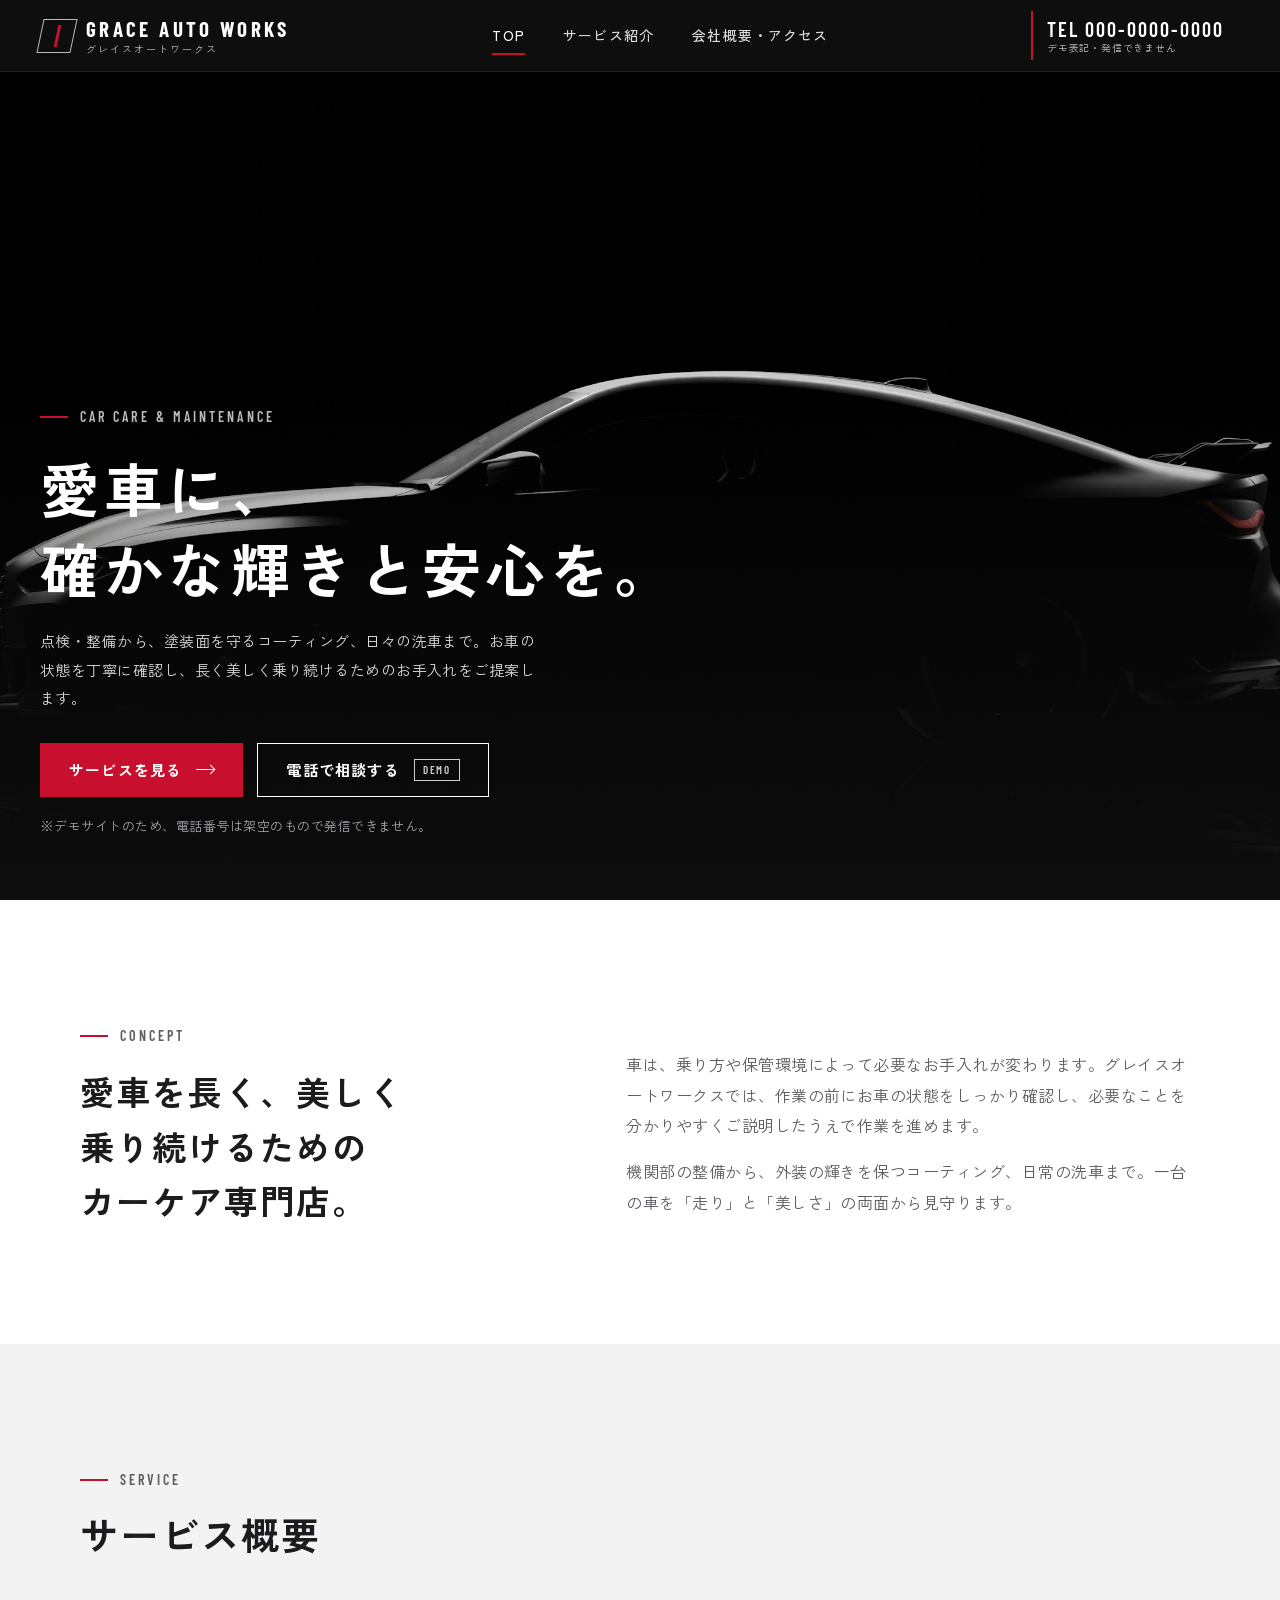
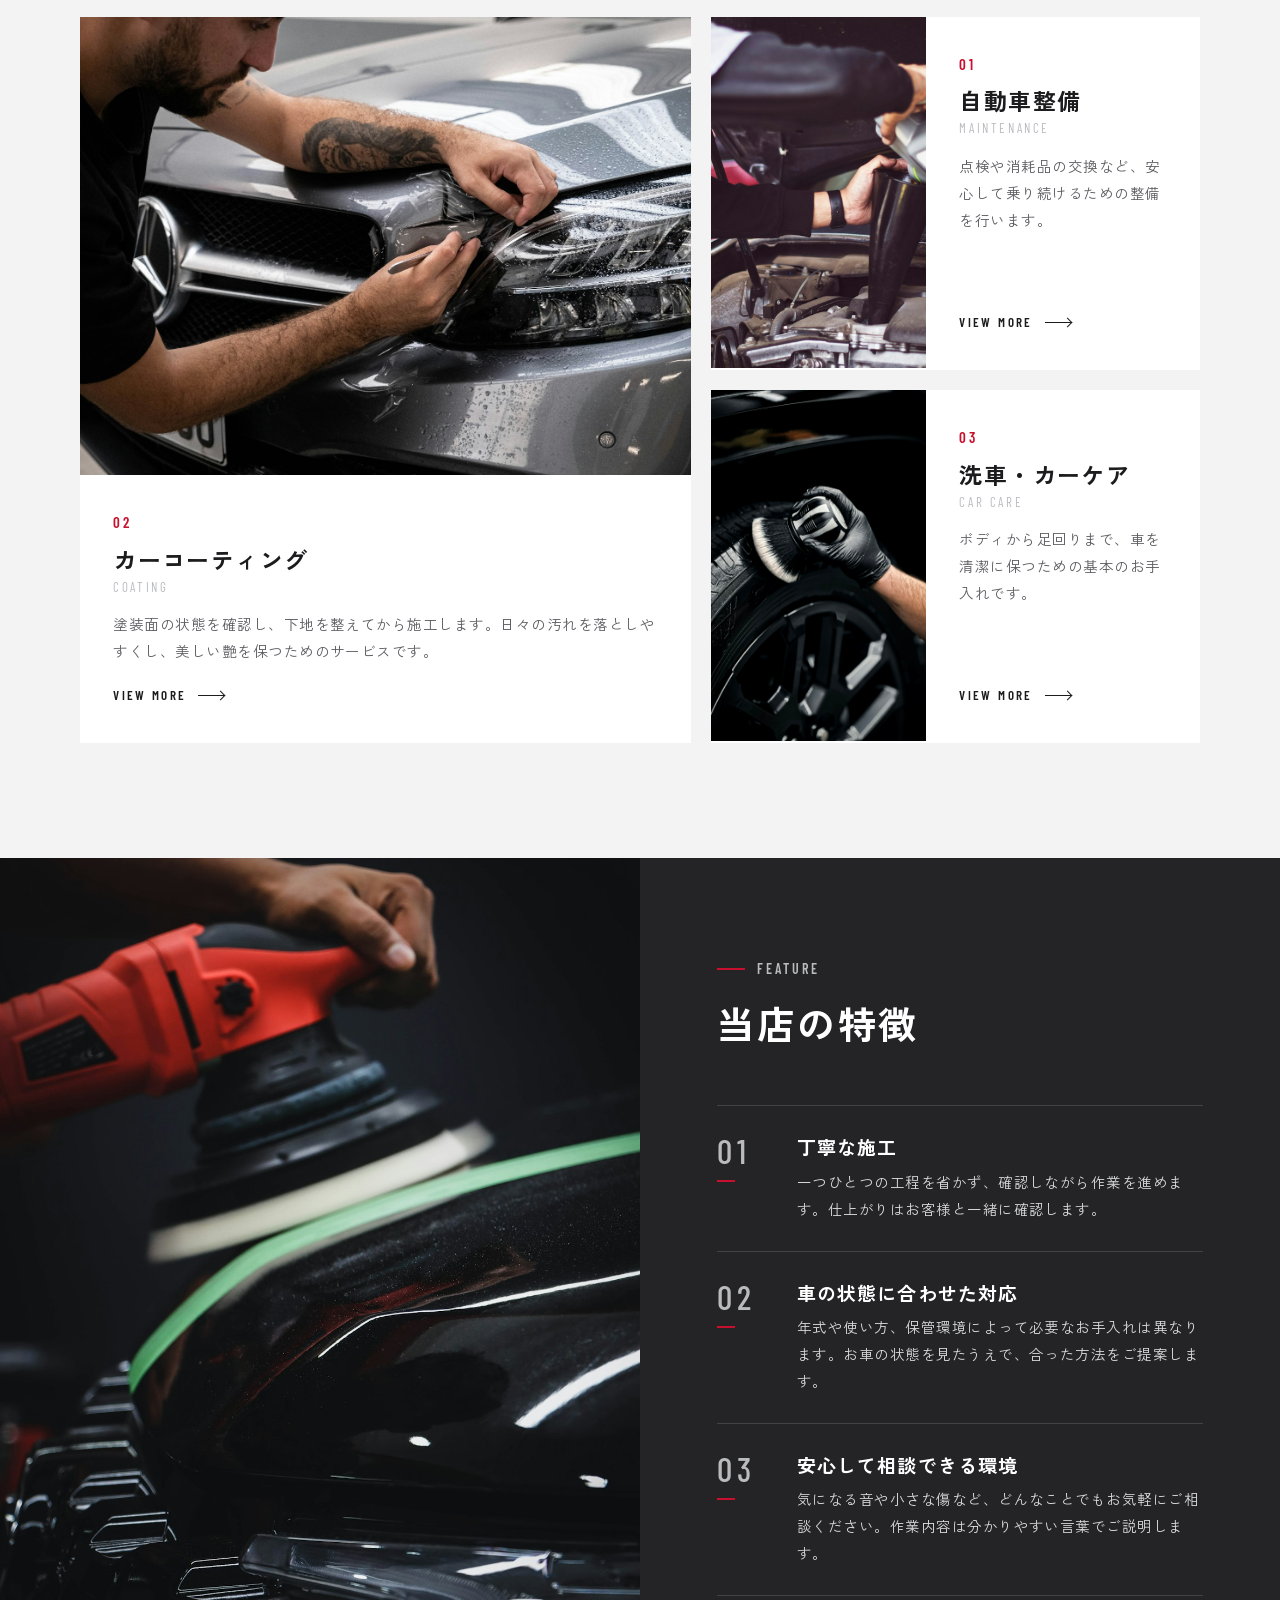
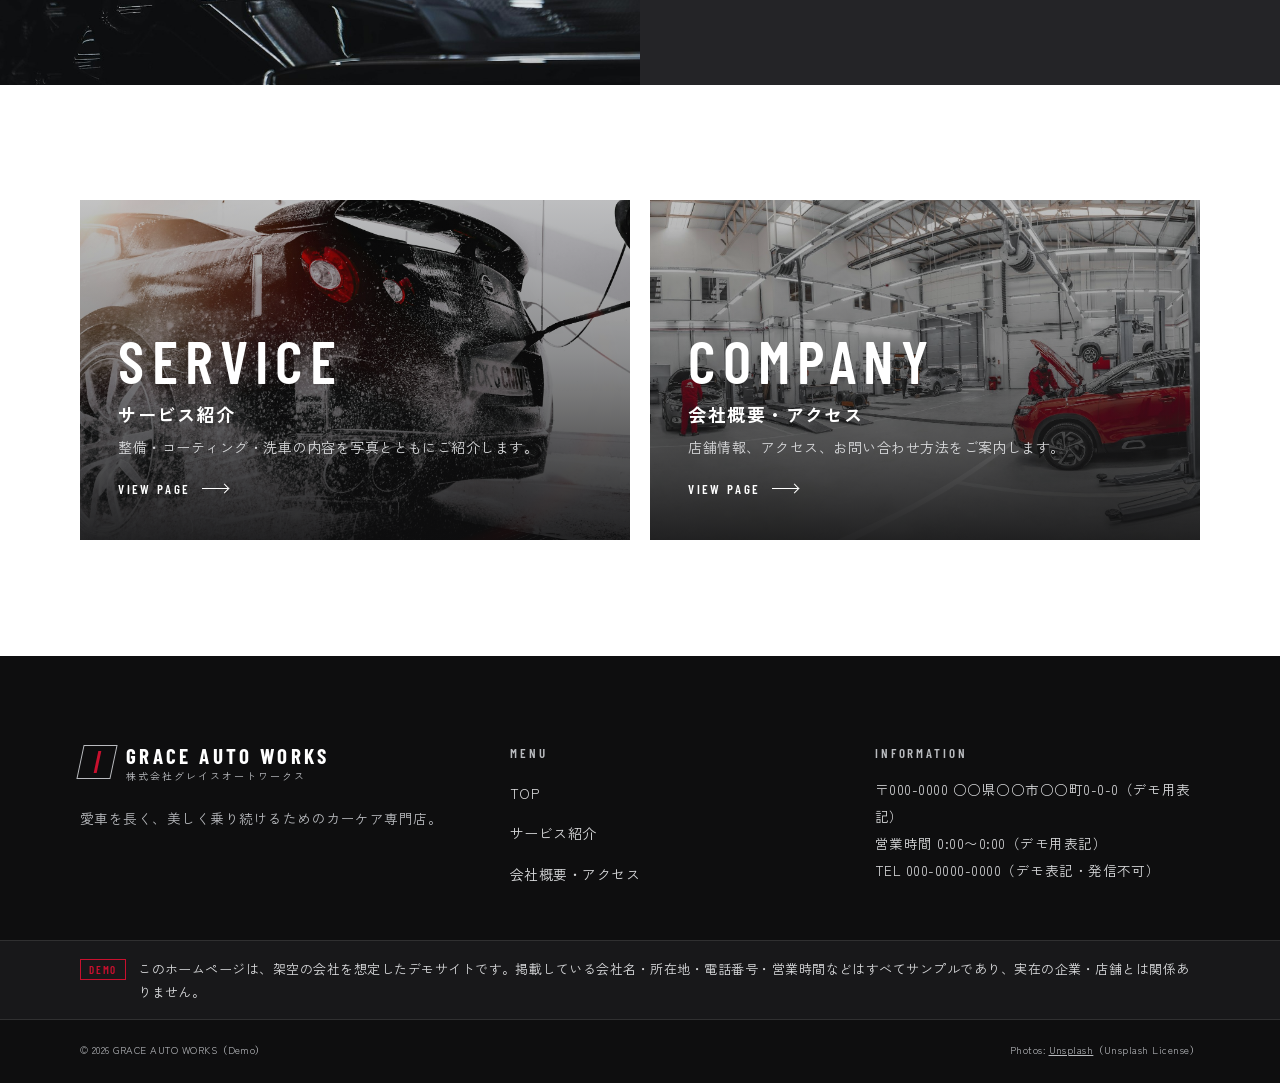
<file: index.html>
<!DOCTYPE html>
<html lang="ja">
<head>
<meta charset="UTF-8">
<meta name="viewport" content="width=device-width, initial-scale=1">
<title>株式会社グレイスオートワークス｜自動車整備・カーコーティング（デモサイト）</title>
<meta name="description" content="愛車を長く、美しく乗り続けるためのカーケア専門店。自動車整備・カーコーティング・洗車／カーケアをご案内します。※架空の会社を想定したデモサイトです。">
<!-- デモサイトのため検索エンジンに登録しない設定。実運用時はこの行を削除してください -->
<meta name="robots" content="noindex, nofollow">
<meta property="og:type" content="website">
<meta property="og:title" content="株式会社グレイスオートワークス（デモサイト）">
<meta property="og:description" content="愛車に、確かな輝きと安心を。自動車整備・カーコーティングのデモサイトです。">
<meta property="og:image" content="images/ga-hero.jpg">
<meta name="theme-color" content="#0e0e0f">
<link rel="icon" href="images/favicon.svg" type="image/svg+xml">
<link rel="preconnect" href="https://fonts.googleapis.com">
<link rel="preconnect" href="https://fonts.gstatic.com" crossorigin>
<link href="https://fonts.googleapis.com/css2?family=Barlow+Condensed:wght@500;600;700&family=Zen+Kaku+Gothic+New:wght@400;500;700&display=swap" rel="stylesheet">
<link rel="stylesheet" href="css/style.css">
</head>
<body id="top">
<a class="skip-link" href="#main">本文へスキップ</a>

<header class="site-header">
  <div class="header-inner">
    <a class="logo" href="index.html#top" aria-label="グレイスオートワークス TOPへ">
      <span class="logo-mark" aria-hidden="true"></span>
      <span class="logo-text"><span class="en">GRACE AUTO WORKS</span><small>グレイスオートワークス</small></span>
    </a>
    <nav class="global-nav" id="global-nav" aria-label="メインメニュー">
      <ul>
        <li><a href="index.html#top" aria-current="page">TOP</a></li>
        <li><a href="service.html">サービス紹介</a></li>
        <li><a href="company.html">会社概要・アクセス</a></li>
      </ul>
      <a class="nav-tel-sp" href="company.html">
        <span class="num">000-0000-0000</span>
        <small>デモ用の番号です（発信できません）</small>
      </a>
    </nav>
    <a class="header-tel" href="company.html">
      <span class="num">TEL 000-0000-0000</span>
      <small>デモ表記・発信できません</small>
    </a>
    <button class="menu-toggle" type="button" aria-controls="global-nav" aria-expanded="false" aria-label="メニューを開く">
      <span></span><span></span><span></span>
    </button>
  </div>
</header>

<main id="main">

  <!-- メインビジュアル -->
  <section class="hero" aria-label="メインビジュアル">
    <div class="hero-media">
      <img src="images/ga-hero.jpg" width="2400" height="1350" alt="暗い背景に浮かぶ黒いスポーツカーのシルエット" fetchpriority="high">
    </div>
    <div class="hero-body">
      <div class="hero-copy">
        <span class="eyebrow">Car Care &amp; Maintenance</span>
        <h1>愛車に、<br>確かな輝きと安心を。</h1>
        <p class="hero-lead">点検・整備から、塗装面を守るコーティング、日々の洗車まで。お車の状態を丁寧に確認し、長く美しく乗り続けるためのお手入れをご提案します。</p>
        <div class="hero-actions">
          <a class="btn btn-red" href="service.html">サービスを見る<span class="arrow" aria-hidden="true"></span></a>
          <a class="btn btn-line" href="company.html">電話で相談する <span class="demo-tag">DEMO</span></a>
          <p class="note">※デモサイトのため、電話番号は架空のもので発信できません。</p>
        </div>
      </div>
    </div>
  </section>

  <!-- コンセプト -->
  <section class="concept">
    <div class="wrap concept-grid">
      <div>
        <span class="eyebrow">Concept</span>
        <h2>愛車を長く、美しく<br>乗り続けるための<br>カーケア専門店。</h2>
      </div>
      <div class="concept-text">
        <p>車は、乗り方や保管環境によって必要なお手入れが変わります。グレイスオートワークスでは、作業の前にお車の状態をしっかり確認し、必要なことを分かりやすくご説明したうえで作業を進めます。</p>
        <p>機関部の整備から、外装の輝きを保つコーティング、日常の洗車まで。一台の車を「走り」と「美しさ」の両面から見守ります。</p>
      </div>
    </div>
  </section>

  <!-- サービス概要 -->
  <section class="services" aria-labelledby="svc-title">
    <div class="wrap">
      <div class="sec-head">
        <span class="eyebrow">Service</span>
        <h2 id="svc-title">サービス概要</h2>
      </div>
      <div class="svc-grid">
        <a class="svc-card is-main" href="service.html">
          <div class="svc-img"><img src="images/ga-wax.jpg" width="1600" height="1067" alt="車のフロント周りを丁寧に施工する作業風景" loading="lazy"></div>
          <div class="svc-body">
            <span class="svc-num">02</span>
            <h3>カーコーティング</h3>
            <span class="en-sub">Coating</span>
            <p>塗装面の状態を確認し、下地を整えてから施工します。日々の汚れを落としやすくし、美しい艶を保つためのサービスです。</p>
            <span class="svc-more">VIEW MORE<span class="arrow" aria-hidden="true"></span></span>
          </div>
        </a>
        <a class="svc-card" href="service.html">
          <div class="svc-img"><img src="images/ga-oil.jpg" width="1600" height="1067" alt="エンジンルームでのオイル交換作業" loading="lazy"></div>
          <div class="svc-body">
            <span class="svc-num">01</span>
            <h3>自動車整備</h3>
            <span class="en-sub">Maintenance</span>
            <p>点検や消耗品の交換など、安心して乗り続けるための整備を行います。</p>
            <span class="svc-more">VIEW MORE<span class="arrow" aria-hidden="true"></span></span>
          </div>
        </a>
        <a class="svc-card" href="service.html">
          <div class="svc-img"><img src="images/ga-tire.jpg" width="1200" height="1600" alt="ブラシでタイヤを洗浄する様子" loading="lazy"></div>
          <div class="svc-body">
            <span class="svc-num">03</span>
            <h3>洗車・カーケア</h3>
            <span class="en-sub">Car Care</span>
            <p>ボディから足回りまで、車を清潔に保つための基本のお手入れです。</p>
            <span class="svc-more">VIEW MORE<span class="arrow" aria-hidden="true"></span></span>
          </div>
        </a>
      </div>
    </div>
  </section>

  <!-- 当店の特徴 -->
  <section class="features on-dark" aria-labelledby="feature-title">
    <div class="features-media">
      <img src="images/ga-polisher.jpg" width="1200" height="1500" alt="ポリッシャーで黒い塗装面を磨く作業" loading="lazy">
    </div>
    <div class="features-body">
      <div class="sec-head">
        <span class="eyebrow">Feature</span>
        <h2 id="feature-title">当店の特徴</h2>
      </div>
      <ol class="feature-list">
        <li>
          <span class="num en">01</span>
          <div>
            <h3>丁寧な施工</h3>
            <p>一つひとつの工程を省かず、確認しながら作業を進めます。仕上がりはお客様と一緒に確認します。</p>
          </div>
        </li>
        <li>
          <span class="num en">02</span>
          <div>
            <h3>車の状態に合わせた対応</h3>
            <p>年式や使い方、保管環境によって必要なお手入れは異なります。お車の状態を見たうえで、合った方法をご提案します。</p>
          </div>
        </li>
        <li>
          <span class="num en">03</span>
          <div>
            <h3>安心して相談できる環境</h3>
            <p>気になる音や小さな傷など、どんなことでもお気軽にご相談ください。作業内容は分かりやすい言葉でご説明します。</p>
          </div>
        </li>
      </ol>
    </div>
  </section>

  <!-- ページ案内 -->
  <section class="guide" aria-label="ページのご案内">
    <div class="wrap guide-grid">
      <a class="guide-card" href="service.html">
        <img src="images/ga-wash.jpg" width="2000" height="1125" alt="水しぶきを上げて洗車される黒い車" loading="lazy">
        <div class="guide-inner">
          <span class="en-big">SERVICE</span>
          <h3>サービス紹介</h3>
          <p>整備・コーティング・洗車の内容を写真とともにご紹介します。</p>
          <span class="svc-more">VIEW PAGE<span class="arrow" aria-hidden="true"></span></span>
        </div>
      </a>
      <a class="guide-card" href="company.html">
        <img src="images/ga-workshop.jpg" width="2000" height="1009" alt="明るく清潔な整備工場の内観" loading="lazy">
        <div class="guide-inner">
          <span class="en-big">COMPANY</span>
          <h3>会社概要・アクセス</h3>
          <p>店舗情報、アクセス、お問い合わせ方法をご案内します。</p>
          <span class="svc-more">VIEW PAGE<span class="arrow" aria-hidden="true"></span></span>
        </div>
      </a>
    </div>
  </section>

</main>

<footer class="site-footer">
  <div class="wrap footer-main">
    <div class="footer-brand">
      <a class="logo" href="index.html#top" aria-label="グレイスオートワークス TOPへ">
        <span class="logo-mark" aria-hidden="true"></span>
        <span class="logo-text"><span class="en">GRACE AUTO WORKS</span><small>株式会社グレイスオートワークス</small></span>
      </a>
      <p>愛車を長く、美しく乗り続けるためのカーケア専門店。</p>
    </div>
    <nav class="footer-nav" aria-label="フッターメニュー">
      <h2>MENU</h2>
      <ul>
        <li><a href="index.html#top">TOP</a></li>
        <li><a href="service.html">サービス紹介</a></li>
        <li><a href="company.html">会社概要・アクセス</a></li>
      </ul>
    </nav>
    <div class="footer-info">
      <h2>INFORMATION</h2>
      <p>〒000-0000 ○○県○○市○○町0-0-0（デモ用表記）</p>
      <p>営業時間 0:00〜0:00（デモ用表記）</p>
      <p>TEL 000-0000-0000（デモ表記・発信不可）</p>
    </div>
  </div>
  <div class="demo-notice">
    <div class="wrap">
      <p><span class="demo-tag">DEMO</span><span>このホームページは、架空の会社を想定したデモサイトです。掲載している会社名・所在地・電話番号・営業時間などはすべてサンプルであり、実在の企業・店舗とは関係ありません。</span></p>
    </div>
  </div>
  <div class="wrap footer-bottom">
    <small>&copy; <span id="year">2026</span> GRACE AUTO WORKS（Demo）</small>
    <small>Photos: <a href="https://unsplash.com/" target="_blank" rel="noopener">Unsplash</a>（Unsplash License）</small>
  </div>
</footer>

<script src="js/main.js"></script>
</body>
</html>
</file>
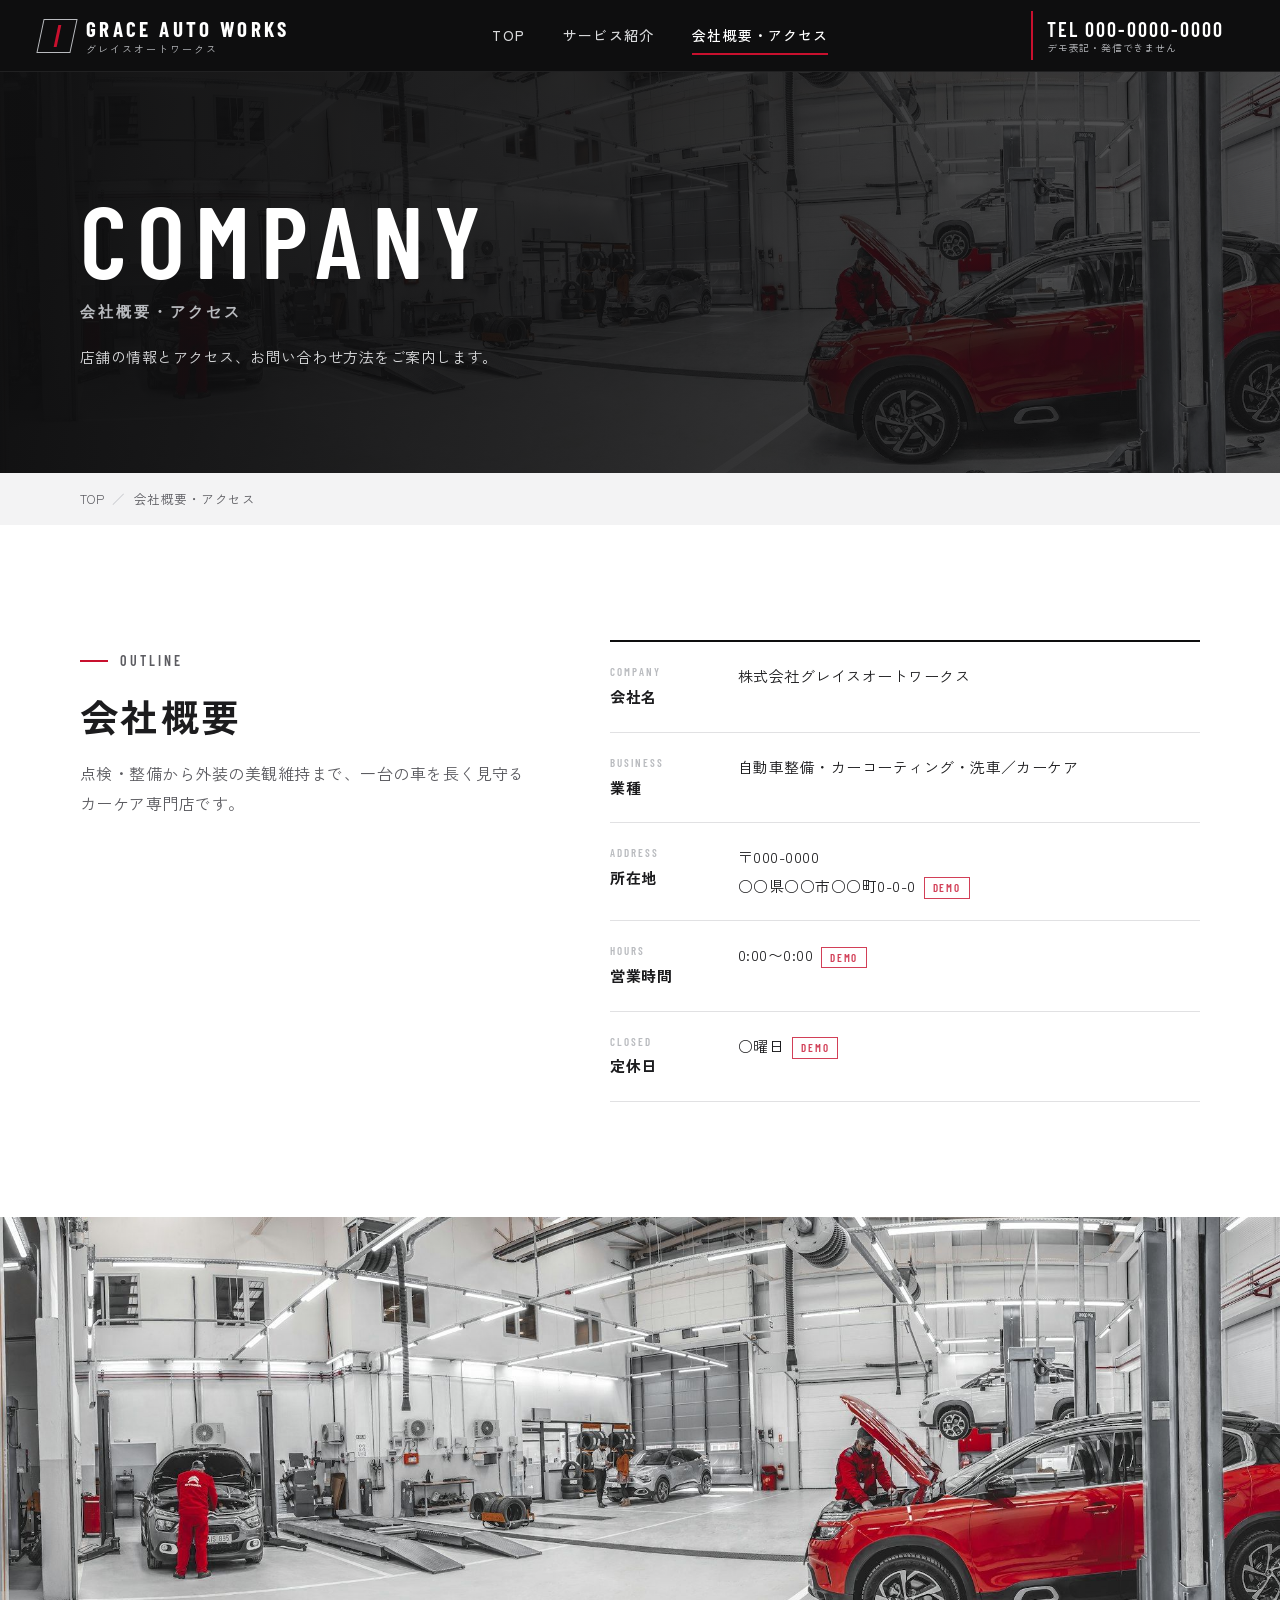
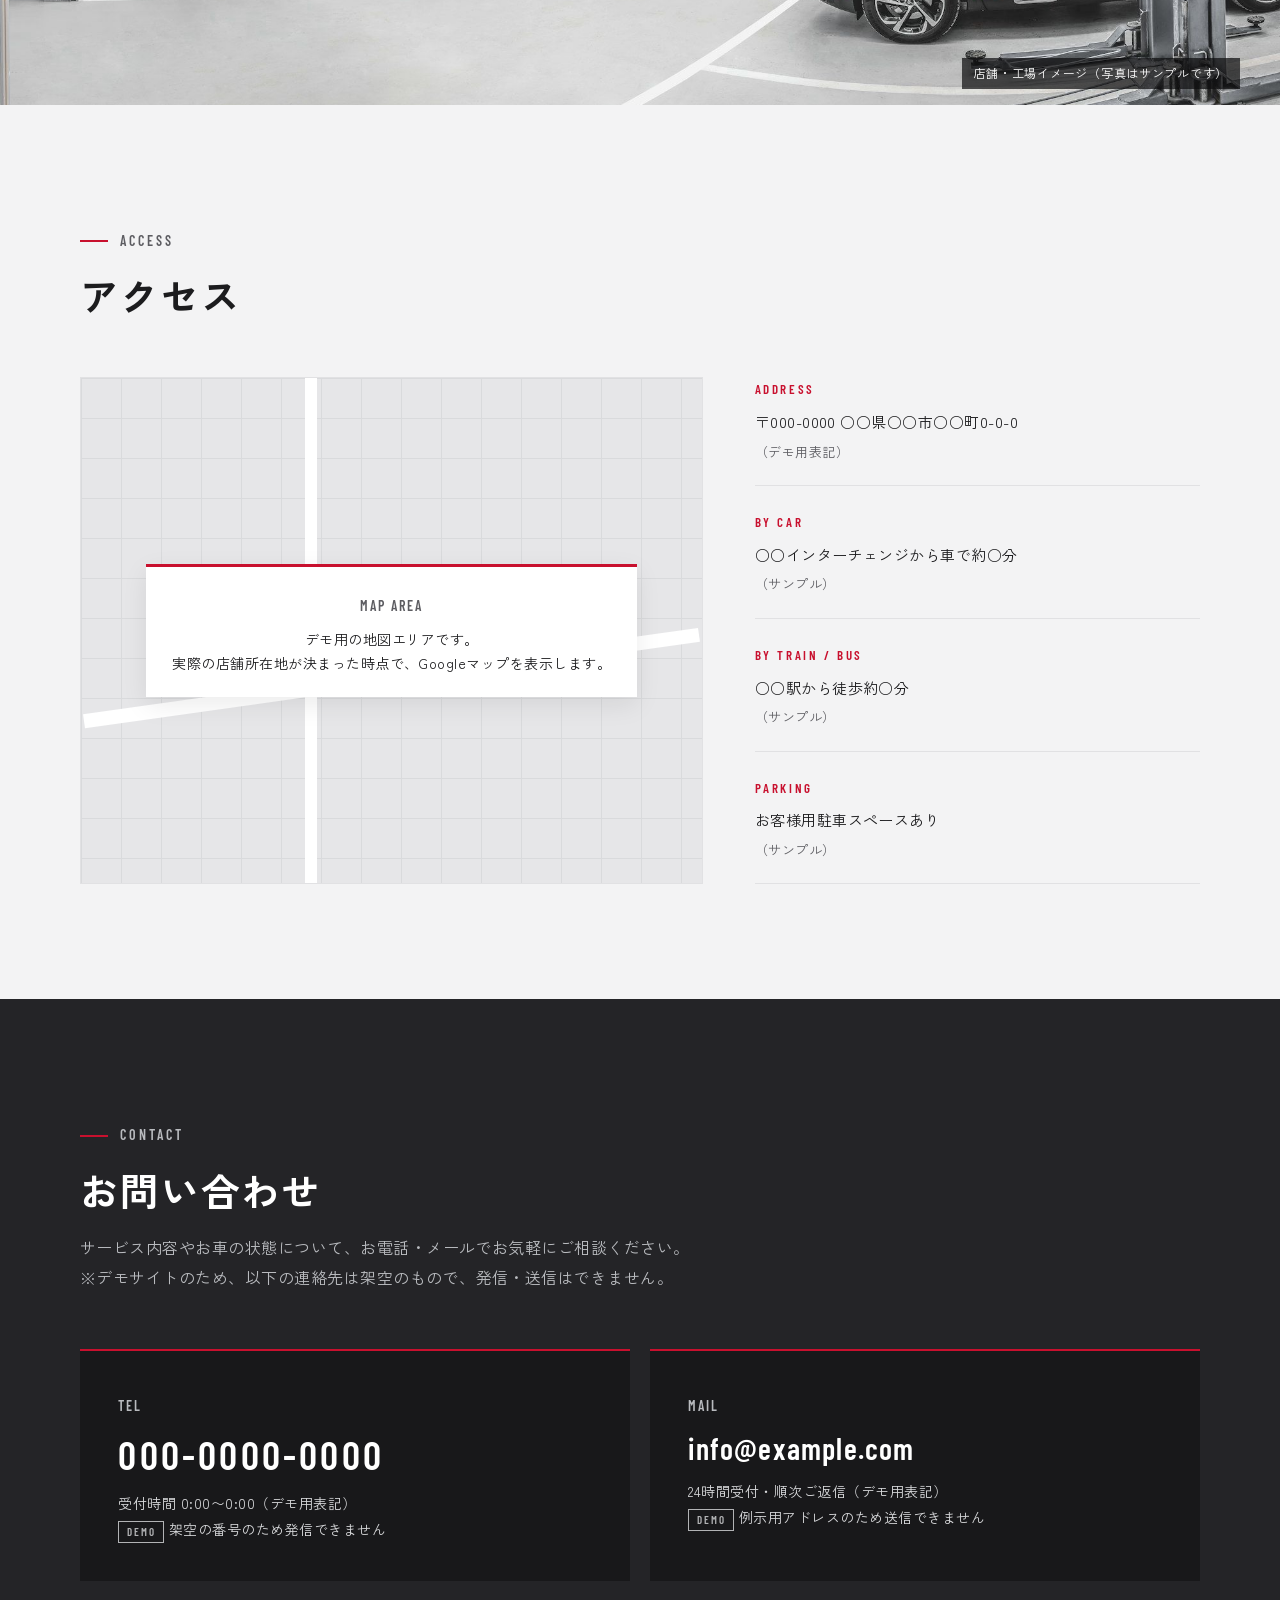
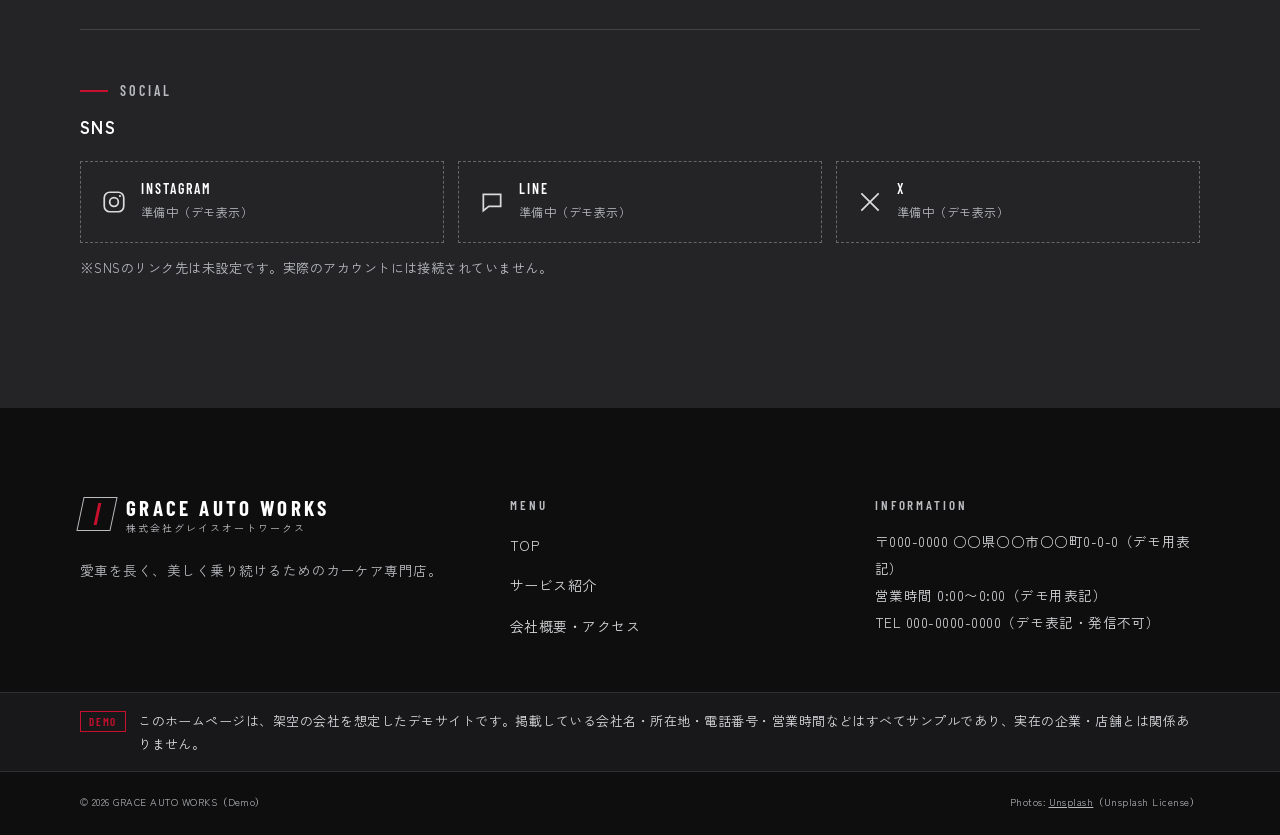
<file: company.html>
<!DOCTYPE html>
<html lang="ja">
<head>
<meta charset="UTF-8">
<meta name="viewport" content="width=device-width, initial-scale=1">
<title>会社概要・アクセス｜株式会社グレイスオートワークス（デモサイト）</title>
<meta name="description" content="株式会社グレイスオートワークスの会社概要、アクセス、お問い合わせ方法のご案内です。※架空の会社を想定したデモサイトです。">
<!-- デモサイトのため検索エンジンに登録しない設定。実運用時はこの行を削除してください -->
<meta name="robots" content="noindex, nofollow">
<meta property="og:type" content="article">
<meta property="og:title" content="会社概要・アクセス｜グレイスオートワークス（デモサイト）">
<meta property="og:description" content="会社概要・アクセス・お問い合わせのご案内。">
<meta property="og:image" content="images/ga-workshop.jpg">
<meta name="theme-color" content="#0e0e0f">
<link rel="icon" href="images/favicon.svg" type="image/svg+xml">
<link rel="preconnect" href="https://fonts.googleapis.com">
<link rel="preconnect" href="https://fonts.gstatic.com" crossorigin>
<link href="https://fonts.googleapis.com/css2?family=Barlow+Condensed:wght@500;600;700&family=Zen+Kaku+Gothic+New:wght@400;500;700&display=swap" rel="stylesheet">
<link rel="stylesheet" href="css/style.css">
</head>
<body id="top">
<a class="skip-link" href="#main">本文へスキップ</a>

<header class="site-header">
  <div class="header-inner">
    <a class="logo" href="index.html" aria-label="グレイスオートワークス TOPへ">
      <span class="logo-mark" aria-hidden="true"></span>
      <span class="logo-text"><span class="en">GRACE AUTO WORKS</span><small>グレイスオートワークス</small></span>
    </a>
    <nav class="global-nav" id="global-nav" aria-label="メインメニュー">
      <ul>
        <li><a href="index.html">TOP</a></li>
        <li><a href="service.html">サービス紹介</a></li>
        <li><a href="company.html" aria-current="page">会社概要・アクセス</a></li>
      </ul>
      <a class="nav-tel-sp" href="#contact">
        <span class="num">000-0000-0000</span>
        <small>デモ用の番号です（発信できません）</small>
      </a>
    </nav>
    <a class="header-tel" href="#contact">
      <span class="num">TEL 000-0000-0000</span>
      <small>デモ表記・発信できません</small>
    </a>
    <button class="menu-toggle" type="button" aria-controls="global-nav" aria-expanded="false" aria-label="メニューを開く">
      <span></span><span></span><span></span>
    </button>
  </div>
</header>

<main id="main">

  <section class="page-head">
    <div class="page-head-media"><img src="images/ga-workshop.jpg" width="2000" height="1009" alt="" style="opacity:.4"></div>
    <div class="wrap">
      <h1>COMPANY<span class="ja">会社概要・アクセス</span></h1>
      <p class="lead">店舗の情報とアクセス、お問い合わせ方法をご案内します。</p>
    </div>
  </section>

  <nav class="breadcrumb" aria-label="現在位置">
    <div class="wrap">
      <ol>
        <li><a href="index.html">TOP</a></li>
        <li aria-current="page">会社概要・アクセス</li>
      </ol>
    </div>
  </nav>

  <!-- 会社概要 -->
  <section class="company-sec" aria-labelledby="t-outline">
    <div class="wrap company-grid">
      <div class="sec-head">
        <span class="eyebrow">Outline</span>
        <h2 id="t-outline">会社概要</h2>
        <p>点検・整備から外装の美観維持まで、一台の車を長く見守るカーケア専門店です。</p>
      </div>
      <table class="info-table">
        <tbody>
          <tr><th scope="row"><span class="en">Company</span>会社名</th><td>株式会社グレイスオートワークス</td></tr>
          <tr><th scope="row"><span class="en">Business</span>業種</th><td>自動車整備・カーコーティング・洗車／カーケア</td></tr>
          <tr><th scope="row"><span class="en">Address</span>所在地</th><td>〒000-0000<br>○○県○○市○○町0-0-0<span class="demo-tag">DEMO</span></td></tr>
          <tr><th scope="row"><span class="en">Hours</span>営業時間</th><td>0:00〜0:00<span class="demo-tag">DEMO</span></td></tr>
          <tr><th scope="row"><span class="en">Closed</span>定休日</th><td>○曜日<span class="demo-tag">DEMO</span></td></tr>
        </tbody>
      </table>
    </div>
  </section>

  <!-- 店舗・工場イメージ -->
  <figure class="photo-band" style="margin:0">
    <div class="band-img"><img src="images/ga-workshop.jpg" width="2000" height="1009" alt="明るく清潔な整備工場の内観（イメージ）" loading="lazy"></div>
    <figcaption>店舗・工場イメージ（写真はサンプルです）</figcaption>
  </figure>

  <!-- アクセス -->
  <section class="access-sec" id="access" aria-labelledby="t-access">
    <div class="wrap">
      <div class="sec-head">
        <span class="eyebrow">Access</span>
        <h2 id="t-access">アクセス</h2>
      </div>
      <div class="access-grid">
        <div class="map-demo" role="img" aria-label="デモ用の地図エリア">
          <div class="map-demo-inner">
            <span class="en">Map Area</span>
            <p>デモ用の地図エリアです。<br>実際の店舗所在地が決まった時点で、Googleマップを表示します。</p>
          </div>
        </div>
        <div class="access-info">
          <dl>
            <dt>ADDRESS</dt>
            <dd>〒000-0000 ○○県○○市○○町0-0-0<br><span class="note">（デモ用表記）</span></dd>
            <dt>BY CAR</dt>
            <dd>○○インターチェンジから車で約○分<br><span class="note">（サンプル）</span></dd>
            <dt>BY TRAIN / BUS</dt>
            <dd>○○駅から徒歩約○分<br><span class="note">（サンプル）</span></dd>
            <dt>PARKING</dt>
            <dd>お客様用駐車スペースあり<br><span class="note">（サンプル）</span></dd>
          </dl>
        </div>
      </div>
    </div>
  </section>

  <!-- お問い合わせ -->
  <section class="contact-sec on-dark" id="contact" aria-labelledby="t-contact">
    <div class="wrap">
      <div class="sec-head">
        <span class="eyebrow">Contact</span>
        <h2 id="t-contact">お問い合わせ</h2>
        <p>サービス内容やお車の状態について、お電話・メールでお気軽にご相談ください。<br>※デモサイトのため、以下の連絡先は架空のもので、発信・送信はできません。</p>
      </div>
      <div class="contact-grid">
        <div class="contact-card">
          <span class="en">Tel</span>
          <span class="value">000-0000-0000</span>
          <p>受付時間 0:00〜0:00（デモ用表記）<br><span class="demo-tag">DEMO</span> 架空の番号のため発信できません</p>
        </div>
        <div class="contact-card">
          <span class="en">Mail</span>
          <span class="value mail">info@example.com</span>
          <p>24時間受付・順次ご返信（デモ用表記）<br><span class="demo-tag">DEMO</span> 例示用アドレスのため送信できません</p>
        </div>
      </div>

      <div class="sns-area">
        <span class="eyebrow">Social</span>
        <h3>SNS</h3>
        <ul class="sns-list">
          <li class="sns-item">
            <svg viewBox="0 0 24 24" fill="none" stroke="currentColor" stroke-width="1.6" aria-hidden="true"><rect x="3" y="3" width="18" height="18" rx="5"/><circle cx="12" cy="12" r="4"/><circle cx="17.5" cy="6.5" r="1" fill="currentColor" stroke="none"/></svg>
            <span><span class="name">INSTAGRAM</span><small>準備中（デモ表示）</small></span>
          </li>
          <li class="sns-item">
            <svg viewBox="0 0 24 24" fill="none" stroke="currentColor" stroke-width="1.6" aria-hidden="true"><path d="M4 5h16v11H9l-5 4z"/></svg>
            <span><span class="name">LINE</span><small>準備中（デモ表示）</small></span>
          </li>
          <li class="sns-item">
            <svg viewBox="0 0 24 24" fill="none" stroke="currentColor" stroke-width="1.6" aria-hidden="true"><path d="M4 4l16 16M20 4L4 20"/></svg>
            <span><span class="name">X</span><small>準備中（デモ表示）</small></span>
          </li>
        </ul>
        <p class="note" style="margin-top:14px">※SNSのリンク先は未設定です。実際のアカウントには接続されていません。</p>
      </div>
    </div>
  </section>

</main>

<footer class="site-footer">
  <div class="wrap footer-main">
    <div class="footer-brand">
      <a class="logo" href="index.html" aria-label="グレイスオートワークス TOPへ">
        <span class="logo-mark" aria-hidden="true"></span>
        <span class="logo-text"><span class="en">GRACE AUTO WORKS</span><small>株式会社グレイスオートワークス</small></span>
      </a>
      <p>愛車を長く、美しく乗り続けるためのカーケア専門店。</p>
    </div>
    <nav class="footer-nav" aria-label="フッターメニュー">
      <h2>MENU</h2>
      <ul>
        <li><a href="index.html">TOP</a></li>
        <li><a href="service.html">サービス紹介</a></li>
        <li><a href="company.html">会社概要・アクセス</a></li>
      </ul>
    </nav>
    <div class="footer-info">
      <h2>INFORMATION</h2>
      <p>〒000-0000 ○○県○○市○○町0-0-0（デモ用表記）</p>
      <p>営業時間 0:00〜0:00（デモ用表記）</p>
      <p>TEL 000-0000-0000（デモ表記・発信不可）</p>
    </div>
  </div>
  <div class="demo-notice">
    <div class="wrap">
      <p><span class="demo-tag">DEMO</span><span>このホームページは、架空の会社を想定したデモサイトです。掲載している会社名・所在地・電話番号・営業時間などはすべてサンプルであり、実在の企業・店舗とは関係ありません。</span></p>
    </div>
  </div>
  <div class="wrap footer-bottom">
    <small>&copy; <span id="year">2026</span> GRACE AUTO WORKS（Demo）</small>
    <small>Photos: <a href="https://unsplash.com/" target="_blank" rel="noopener">Unsplash</a>（Unsplash License）</small>
  </div>
</footer>

<script src="js/main.js"></script>
</body>
</html>
</file>
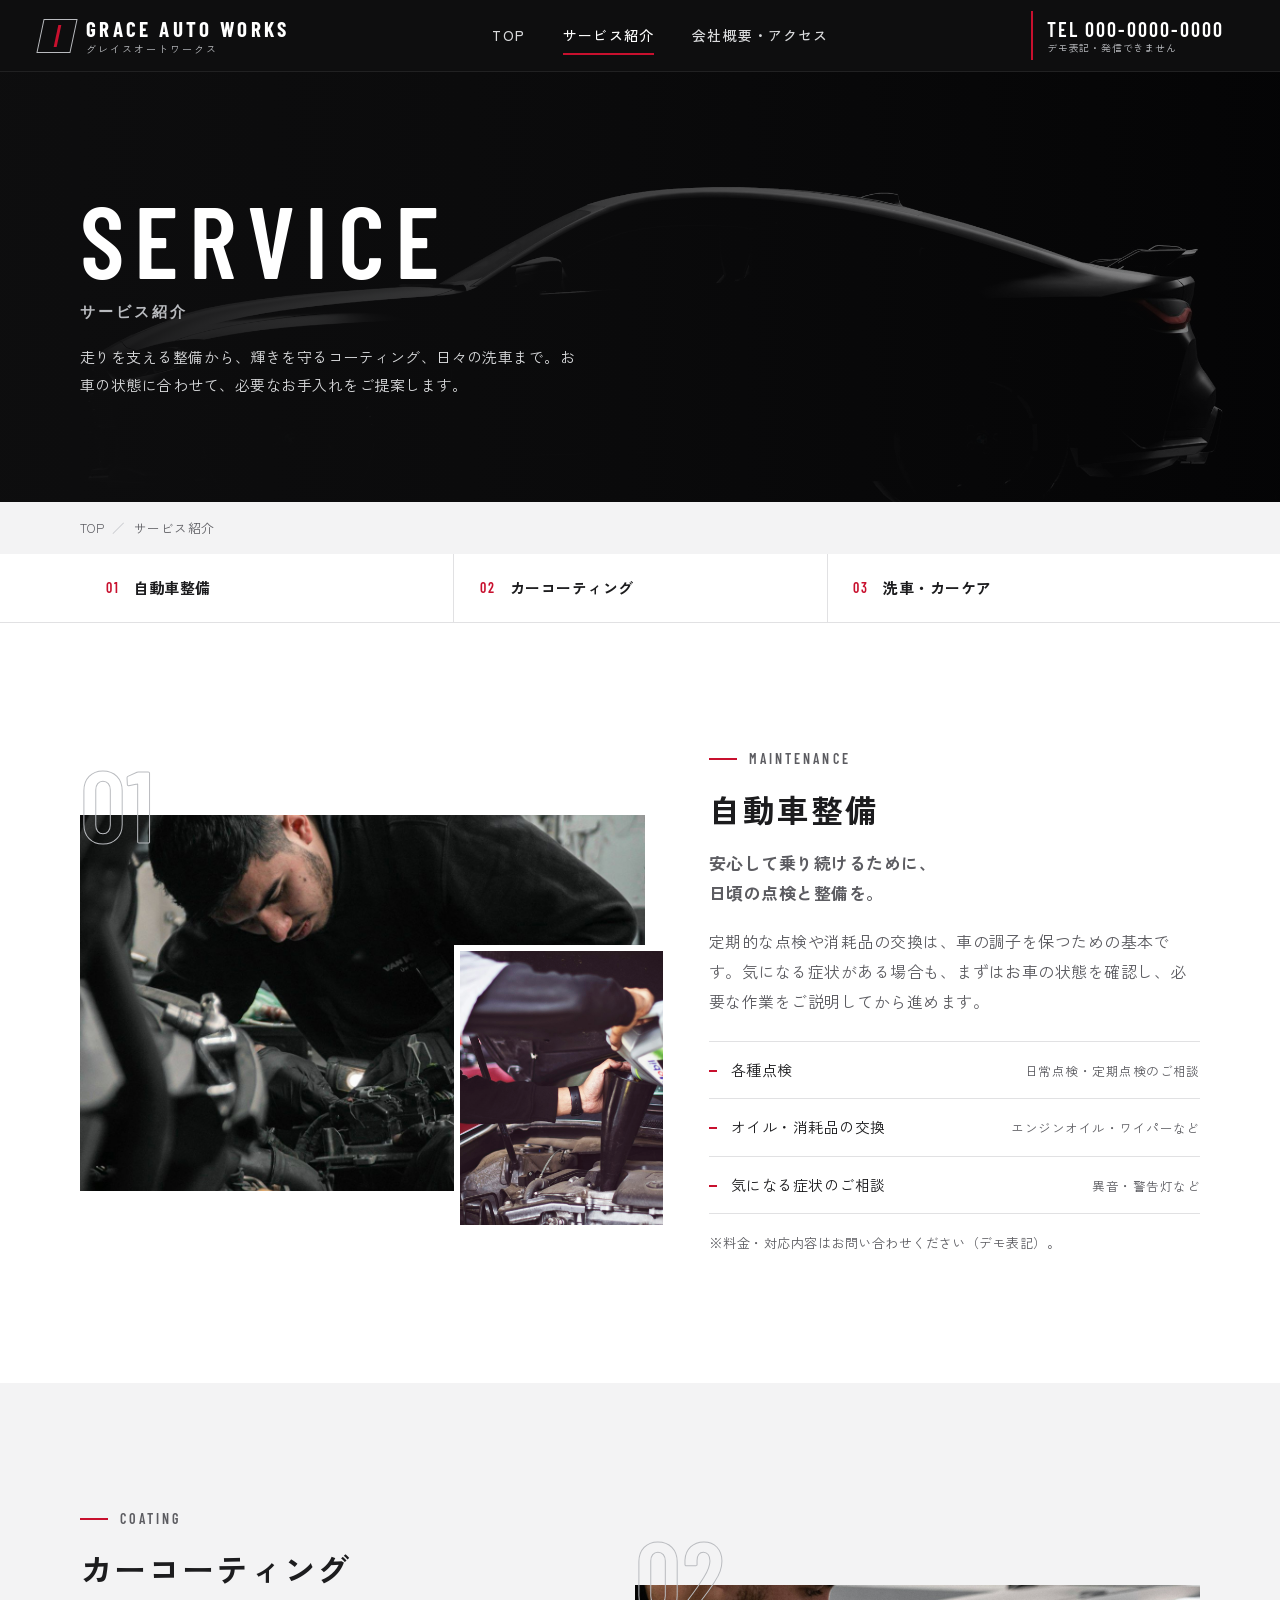
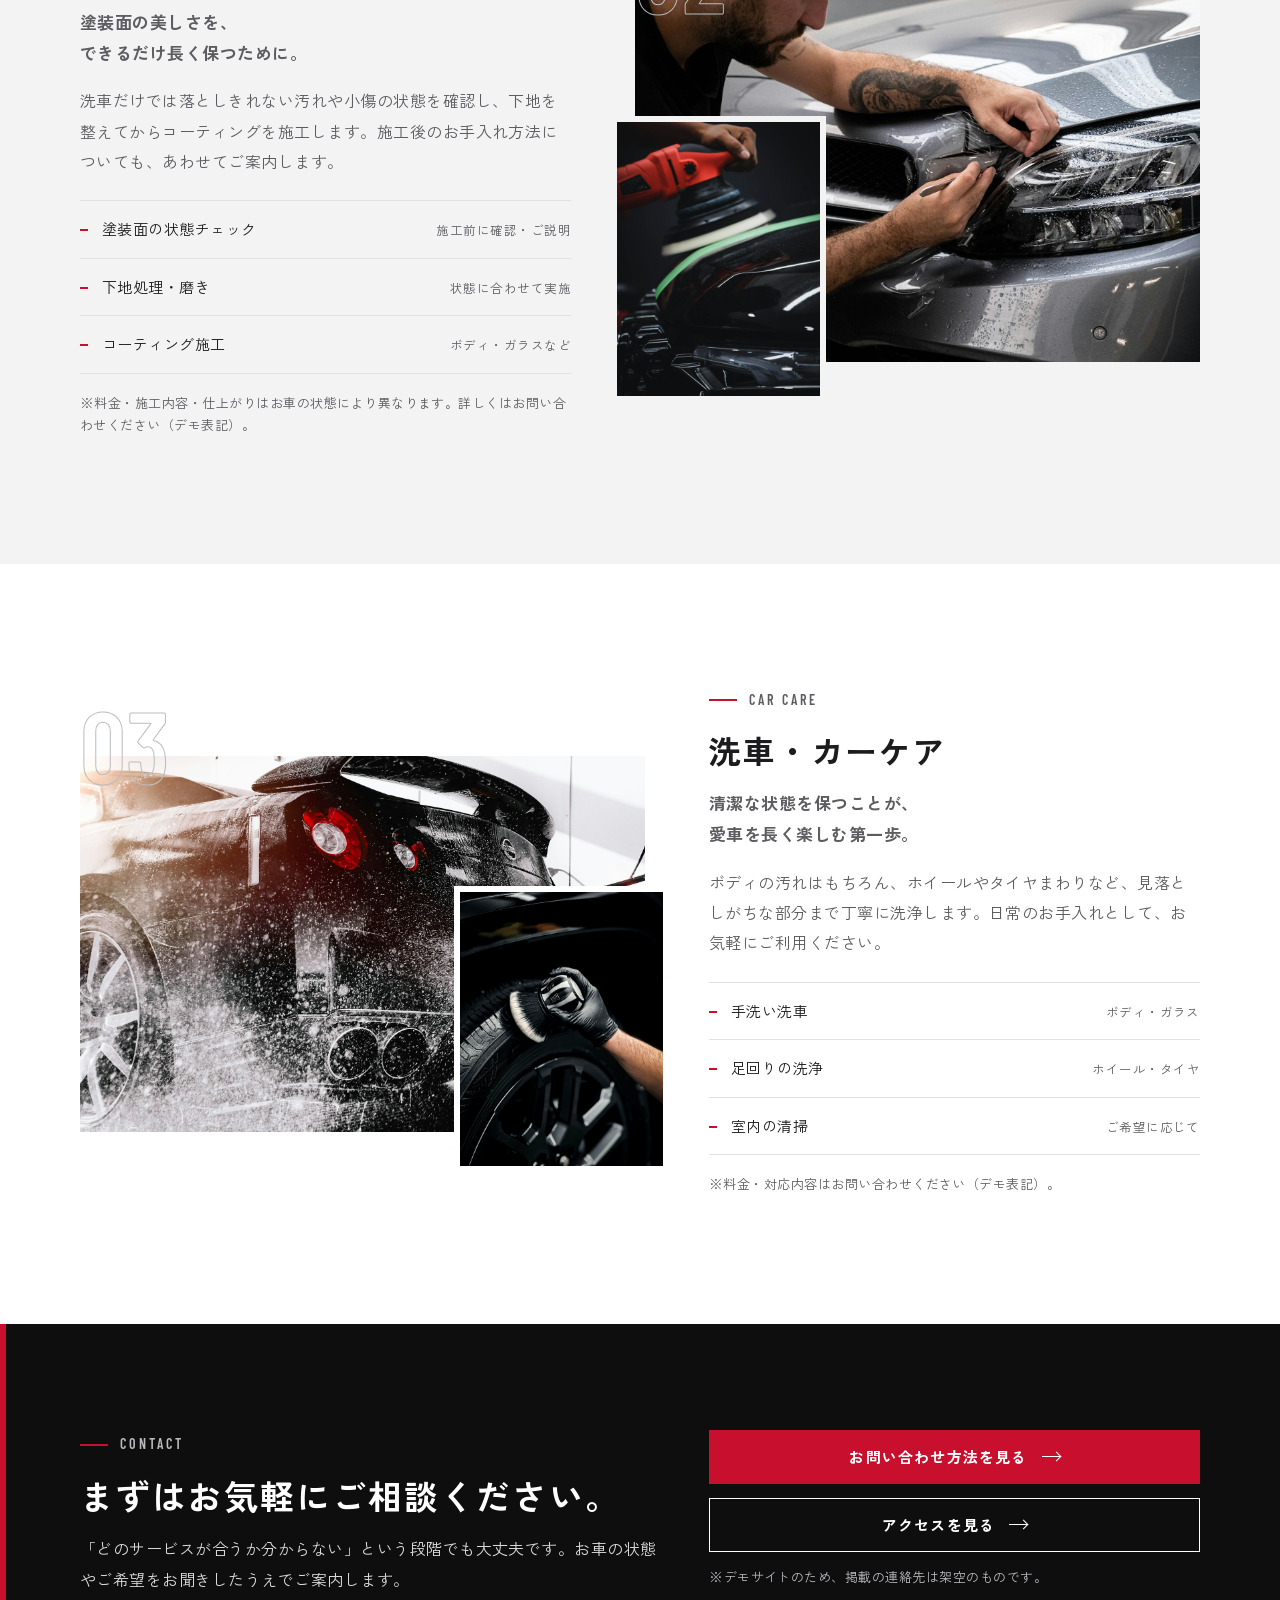
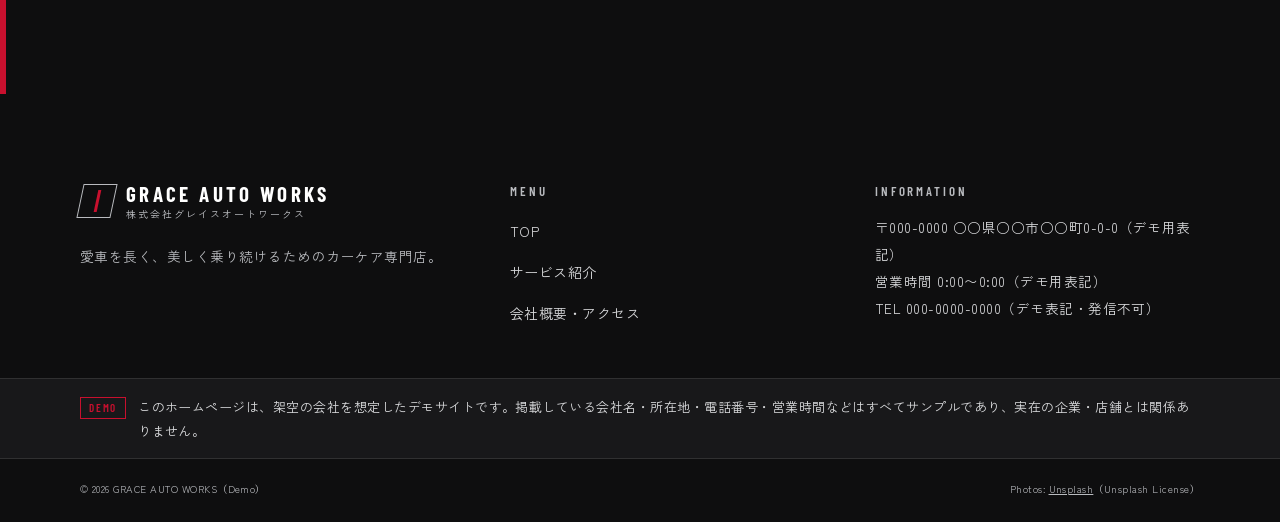
<file: service.html>
<!DOCTYPE html>
<html lang="ja">
<head>
<meta charset="UTF-8">
<meta name="viewport" content="width=device-width, initial-scale=1">
<title>サービス紹介｜株式会社グレイスオートワークス（デモサイト）</title>
<meta name="description" content="自動車整備、カーコーティング、洗車・カーケアのサービスをご紹介します。※架空の会社を想定したデモサイトです。">
<!-- デモサイトのため検索エンジンに登録しない設定。実運用時はこの行を削除してください -->
<meta name="robots" content="noindex, nofollow">
<meta property="og:type" content="article">
<meta property="og:title" content="サービス紹介｜グレイスオートワークス（デモサイト）">
<meta property="og:description" content="自動車整備・カーコーティング・洗車／カーケアのご紹介。">
<meta property="og:image" content="images/ga-wash.jpg">
<meta name="theme-color" content="#0e0e0f">
<link rel="icon" href="images/favicon.svg" type="image/svg+xml">
<link rel="preconnect" href="https://fonts.googleapis.com">
<link rel="preconnect" href="https://fonts.gstatic.com" crossorigin>
<link href="https://fonts.googleapis.com/css2?family=Barlow+Condensed:wght@500;600;700&family=Zen+Kaku+Gothic+New:wght@400;500;700&display=swap" rel="stylesheet">
<link rel="stylesheet" href="css/style.css">
</head>
<body id="top">
<a class="skip-link" href="#main">本文へスキップ</a>

<header class="site-header">
  <div class="header-inner">
    <a class="logo" href="index.html" aria-label="グレイスオートワークス TOPへ">
      <span class="logo-mark" aria-hidden="true"></span>
      <span class="logo-text"><span class="en">GRACE AUTO WORKS</span><small>グレイスオートワークス</small></span>
    </a>
    <nav class="global-nav" id="global-nav" aria-label="メインメニュー">
      <ul>
        <li><a href="index.html">TOP</a></li>
        <li><a href="service.html" aria-current="page">サービス紹介</a></li>
        <li><a href="company.html">会社概要・アクセス</a></li>
      </ul>
      <a class="nav-tel-sp" href="company.html">
        <span class="num">000-0000-0000</span>
        <small>デモ用の番号です（発信できません）</small>
      </a>
    </nav>
    <a class="header-tel" href="company.html">
      <span class="num">TEL 000-0000-0000</span>
      <small>デモ表記・発信できません</small>
    </a>
    <button class="menu-toggle" type="button" aria-controls="global-nav" aria-expanded="false" aria-label="メニューを開く">
      <span></span><span></span><span></span>
    </button>
  </div>
</header>

<main id="main">

  <section class="page-head">
    <div class="page-head-media"><img src="images/ga-hero.jpg" width="2400" height="1350" alt="" style="opacity:.8;object-position:70% 50%"></div>
    <div class="wrap">
      <h1>SERVICE<span class="ja">サービス紹介</span></h1>
      <p class="lead">走りを支える整備から、輝きを守るコーティング、日々の洗車まで。お車の状態に合わせて、必要なお手入れをご提案します。</p>
    </div>
  </section>

  <nav class="breadcrumb" aria-label="現在位置">
    <div class="wrap">
      <ol>
        <li><a href="index.html">TOP</a></li>
        <li aria-current="page">サービス紹介</li>
      </ol>
    </div>
  </nav>

  <nav class="svc-index" aria-label="サービス一覧">
    <div class="wrap">
      <ul>
        <li><a href="#maintenance"><span class="en">01</span>自動車整備</a></li>
        <li><a href="#coating"><span class="en">02</span>カーコーティング</a></li>
        <li><a href="#carcare"><span class="en">03</span>洗車・カーケア</a></li>
      </ul>
    </div>
  </nav>

  <!-- 01 自動車整備 -->
  <section class="svc-detail" id="maintenance" aria-labelledby="t-maintenance">
    <div class="wrap detail-grid">
      <div class="detail-media">
        <div class="main-img"><img src="images/ga-mechanic.jpg" width="1200" height="1800" alt="エンジンルームを点検・整備する作業風景" loading="lazy"></div>
        <div class="sub-img"><img src="images/ga-oil.jpg" width="1600" height="1067" alt="エンジンオイルを補充する様子" loading="lazy"></div>
        <span class="caption-num" aria-hidden="true">01</span>
      </div>
      <div class="detail-body">
        <span class="eyebrow">Maintenance</span>
        <h2 id="t-maintenance">自動車整備</h2>
        <p class="lead-strong">安心して乗り続けるために、<br>日頃の点検と整備を。</p>
        <p>定期的な点検や消耗品の交換は、車の調子を保つための基本です。気になる症状がある場合も、まずはお車の状態を確認し、必要な作業をご説明してから進めます。</p>
        <ul class="menu-list">
          <li>各種点検<span class="sub">日常点検・定期点検のご相談</span></li>
          <li>オイル・消耗品の交換<span class="sub">エンジンオイル・ワイパーなど</span></li>
          <li>気になる症状のご相談<span class="sub">異音・警告灯など</span></li>
        </ul>
        <p class="note">※料金・対応内容はお問い合わせください（デモ表記）。</p>
      </div>
    </div>
  </section>

  <!-- 02 カーコーティング -->
  <section class="svc-detail alt reverse" id="coating" aria-labelledby="t-coating">
    <div class="wrap detail-grid">
      <div class="detail-media">
        <div class="main-img"><img src="images/ga-wax.jpg" width="1600" height="1067" alt="車のフロント周りを丁寧に施工する作業風景" loading="lazy"></div>
        <div class="sub-img"><img src="images/ga-polisher.jpg" width="1200" height="1500" alt="ポリッシャーで塗装面を磨く作業" loading="lazy"></div>
        <span class="caption-num" aria-hidden="true">02</span>
      </div>
      <div class="detail-body">
        <span class="eyebrow">Coating</span>
        <h2 id="t-coating">カーコーティング</h2>
        <p class="lead-strong">塗装面の美しさを、<br>できるだけ長く保つために。</p>
        <p>洗車だけでは落としきれない汚れや小傷の状態を確認し、下地を整えてからコーティングを施工します。施工後のお手入れ方法についても、あわせてご案内します。</p>
        <ul class="menu-list">
          <li>塗装面の状態チェック<span class="sub">施工前に確認・ご説明</span></li>
          <li>下地処理・磨き<span class="sub">状態に合わせて実施</span></li>
          <li>コーティング施工<span class="sub">ボディ・ガラスなど</span></li>
        </ul>
        <p class="note">※料金・施工内容・仕上がりはお車の状態により異なります。詳しくはお問い合わせください（デモ表記）。</p>
      </div>
    </div>
  </section>

  <!-- 03 洗車・カーケア -->
  <section class="svc-detail" id="carcare" aria-labelledby="t-carcare" style="padding-top:clamp(64px,9vw,120px)">
    <div class="wrap detail-grid">
      <div class="detail-media">
        <div class="main-img"><img src="images/ga-wash.jpg" width="2000" height="1125" alt="水しぶきを上げて洗車される黒い車" loading="lazy"></div>
        <div class="sub-img"><img src="images/ga-tire.jpg" width="1200" height="1600" alt="ブラシでタイヤを洗浄する様子" loading="lazy"></div>
        <span class="caption-num" aria-hidden="true">03</span>
      </div>
      <div class="detail-body">
        <span class="eyebrow">Car Care</span>
        <h2 id="t-carcare">洗車・カーケア</h2>
        <p class="lead-strong">清潔な状態を保つことが、<br>愛車を長く楽しむ第一歩。</p>
        <p>ボディの汚れはもちろん、ホイールやタイヤまわりなど、見落としがちな部分まで丁寧に洗浄します。日常のお手入れとして、お気軽にご利用ください。</p>
        <ul class="menu-list">
          <li>手洗い洗車<span class="sub">ボディ・ガラス</span></li>
          <li>足回りの洗浄<span class="sub">ホイール・タイヤ</span></li>
          <li>室内の清掃<span class="sub">ご希望に応じて</span></li>
        </ul>
        <p class="note">※料金・対応内容はお問い合わせください（デモ表記）。</p>
      </div>
    </div>
  </section>

  <!-- 相談・問い合わせ案内 -->
  <section class="cta-band on-dark" aria-labelledby="cta-title">
    <div class="wrap cta-grid">
      <div>
        <span class="eyebrow">Contact</span>
        <h2 id="cta-title">まずはお気軽にご相談ください。</h2>
        <p>「どのサービスが合うか分からない」という段階でも大丈夫です。お車の状態やご希望をお聞きしたうえでご案内します。</p>
      </div>
      <div class="cta-actions">
        <a class="btn btn-red" href="company.html">お問い合わせ方法を見る<span class="arrow" aria-hidden="true"></span></a>
        <a class="btn btn-line" href="company.html">アクセスを見る<span class="arrow" aria-hidden="true"></span></a>
        <p class="note">※デモサイトのため、掲載の連絡先は架空のものです。</p>
      </div>
    </div>
  </section>

</main>

<footer class="site-footer">
  <div class="wrap footer-main">
    <div class="footer-brand">
      <a class="logo" href="index.html" aria-label="グレイスオートワークス TOPへ">
        <span class="logo-mark" aria-hidden="true"></span>
        <span class="logo-text"><span class="en">GRACE AUTO WORKS</span><small>株式会社グレイスオートワークス</small></span>
      </a>
      <p>愛車を長く、美しく乗り続けるためのカーケア専門店。</p>
    </div>
    <nav class="footer-nav" aria-label="フッターメニュー">
      <h2>MENU</h2>
      <ul>
        <li><a href="index.html">TOP</a></li>
        <li><a href="service.html">サービス紹介</a></li>
        <li><a href="company.html">会社概要・アクセス</a></li>
      </ul>
    </nav>
    <div class="footer-info">
      <h2>INFORMATION</h2>
      <p>〒000-0000 ○○県○○市○○町0-0-0（デモ用表記）</p>
      <p>営業時間 0:00〜0:00（デモ用表記）</p>
      <p>TEL 000-0000-0000（デモ表記・発信不可）</p>
    </div>
  </div>
  <div class="demo-notice">
    <div class="wrap">
      <p><span class="demo-tag">DEMO</span><span>このホームページは、架空の会社を想定したデモサイトです。掲載している会社名・所在地・電話番号・営業時間などはすべてサンプルであり、実在の企業・店舗とは関係ありません。</span></p>
    </div>
  </div>
  <div class="wrap footer-bottom">
    <small>&copy; <span id="year">2026</span> GRACE AUTO WORKS（Demo）</small>
    <small>Photos: <a href="https://unsplash.com/" target="_blank" rel="noopener">Unsplash</a>（Unsplash License）</small>
  </div>
</footer>

<script src="js/main.js"></script>
</body>
</html>
</file>
<file: css/style.css>
/* =========================================================
   GRACE AUTO WORKS — デモサイト共通スタイル
   配色：ブラック／シルバー／ライトグレー／レッド（アクセントのみ）
   ========================================================= */

:root {
  --black: #0e0e0f;
  --ink: #18181a;
  --charcoal: #242427;
  --graphite: #3a3a3e;
  --silver: #b9bbbf;
  --silver-light: #d9dadc;
  --light: #f3f3f4;
  --white: #ffffff;
  --text: #1c1c1e;
  --text-sub: #5c5c61;
  --line: #e1e1e3;
  --red: #c8102e;
  --red-dark: #a00d24;

  --font-jp: "Zen Kaku Gothic New", "Hiragino Kaku Gothic ProN", "Yu Gothic", "Meiryo", sans-serif;
  --font-en: "Barlow Condensed", "Arial Narrow", sans-serif;

  --header-h: 72px;
  --wrap: 1200px;
  --gutter: clamp(16px, 4vw, 40px);
}

*,
*::before,
*::after { box-sizing: border-box; }

html { scroll-behavior: smooth; scroll-padding-top: var(--header-h); }

body {
  margin: 0;
  background: var(--white);
  color: var(--text);
  font-family: var(--font-jp);
  font-size: 16px;
  line-height: 1.9;
  letter-spacing: 0.03em;
  -webkit-font-smoothing: antialiased;
  overflow-x: hidden;
}

img { max-width: 100%; height: auto; display: block; }
a { color: inherit; }
p { margin: 0 0 1em; }
h1, h2, h3, h4 { margin: 0; line-height: 1.4; font-weight: 700; }

.wrap {
  width: 100%;
  max-width: var(--wrap);
  margin: 0 auto;
  padding: 0 var(--gutter);
}

.sr-only {
  position: absolute; width: 1px; height: 1px; padding: 0; margin: -1px;
  overflow: hidden; clip: rect(0 0 0 0); white-space: nowrap; border: 0;
}

.skip-link {
  position: absolute; left: 8px; top: -60px; z-index: 200;
  background: var(--red); color: #fff; padding: 8px 14px; text-decoration: none;
}
.skip-link:focus { top: 8px; }

:focus-visible { outline: 2px solid var(--red); outline-offset: 3px; }

/* ---------- 英字ラベル・見出し ---------- */
.en {
  font-family: var(--font-en);
  font-weight: 600;
  letter-spacing: 0.14em;
  text-transform: uppercase;
}

.eyebrow {
  display: inline-flex;
  align-items: center;
  gap: 12px;
  font-family: var(--font-en);
  font-size: 14px;
  font-weight: 600;
  letter-spacing: 0.22em;
  text-transform: uppercase;
  color: var(--text-sub);
}
.eyebrow::before {
  content: "";
  width: 28px;
  height: 2px;
  background: var(--red);
}
.on-dark .eyebrow { color: var(--silver); }

.sec-head { margin-bottom: clamp(36px, 5vw, 56px); }
.sec-head h2 {
  margin-top: 14px;
  font-size: clamp(26px, 3.4vw, 38px);
  letter-spacing: 0.06em;
}
.sec-head p { margin-top: 16px; color: var(--text-sub); max-width: 40em; }
.on-dark .sec-head p { color: var(--silver); }

/* ---------- ボタン ---------- */
.btn {
  display: inline-flex;
  align-items: center;
  justify-content: center;
  gap: 14px;
  min-height: 54px;
  padding: 0 28px;
  border: 1px solid transparent;
  font-family: var(--font-jp);
  font-size: 15px;
  font-weight: 700;
  letter-spacing: 0.08em;
  text-decoration: none;
  cursor: pointer;
  transition: background-color .2s, color .2s, border-color .2s;
}
.btn .arrow {
  width: 18px; height: 1px; background: currentColor; position: relative;
}
.btn .arrow::after {
  content: ""; position: absolute; right: 0; top: -3px;
  width: 7px; height: 7px; border-top: 1px solid currentColor; border-right: 1px solid currentColor;
  transform: rotate(45deg);
}
.btn-red { background: var(--red); color: #fff; }
.btn-red:hover { background: var(--red-dark); }
.btn-line { border-color: currentColor; color: inherit; background: transparent; }
.btn-line:hover { background: rgba(255,255,255,.08); }
.btn-dark { background: var(--black); color: #fff; }
.btn-dark:hover { background: var(--graphite); }

.demo-tag {
  display: inline-block;
  padding: 1px 8px;
  border: 1px solid currentColor;
  font-family: var(--font-en);
  font-size: 11px;
  font-weight: 600;
  letter-spacing: 0.16em;
  line-height: 1.6;
  vertical-align: middle;
  opacity: .8;
}

.note { font-size: 13px; color: var(--text-sub); line-height: 1.7; }
.on-dark .note { color: var(--silver); }

/* =========================================================
   ヘッダー
   ========================================================= */
.site-header {
  position: fixed;
  inset: 0 0 auto 0;
  z-index: 100;
  height: var(--header-h);
  background: #0e0e0f;
  color: #fff;
  border-bottom: 1px solid rgba(255,255,255,.08);
}
.header-inner {
  height: 100%;
  max-width: 1360px;
  margin: 0 auto;
  padding: 0 var(--gutter);
  display: flex;
  align-items: center;
  justify-content: space-between;
  gap: 24px;
}

.logo {
  display: inline-flex;
  align-items: center;
  gap: 12px;
  text-decoration: none;
  color: #fff;
}
.logo-mark {
  width: 34px; height: 34px; flex: none;
  border: 1.5px solid var(--silver);
  position: relative;
  transform: skewX(-12deg);
}
.logo-mark::after {
  content: ""; position: absolute; left: 50%; top: 5px; bottom: 5px; width: 3px;
  margin-left: -1.5px; background: var(--red);
}
.logo-text { display: flex; flex-direction: column; line-height: 1.1; }
.logo-text .en { font-size: 21px; letter-spacing: 0.16em; font-weight: 700; }
.logo-text small { font-size: 10px; letter-spacing: 0.2em; color: var(--silver); margin-top: 3px; }

.global-nav ul {
  list-style: none; margin: 0; padding: 0;
  display: flex; align-items: center; gap: clamp(20px, 3vw, 40px);
}
.global-nav a {
  display: block;
  text-decoration: none;
  font-size: 14px;
  font-weight: 500;
  letter-spacing: 0.08em;
  padding: 6px 0;
  position: relative;
  color: var(--silver-light);
}
.global-nav a::after {
  content: ""; position: absolute; left: 0; bottom: 0; height: 2px; width: 0;
  background: var(--red); transition: width .25s;
}
.global-nav a:hover { color: #fff; }
.global-nav a:hover::after,
.global-nav a[aria-current="page"]::after { width: 100%; }
.global-nav a[aria-current="page"] { color: #fff; }

.header-tel {
  display: inline-flex;
  flex-direction: column;
  align-items: flex-start;
  padding: 6px 16px 6px 14px;
  border-left: 2px solid var(--red);
  text-decoration: none;
  color: #fff;
  line-height: 1.25;
}
.header-tel .num { font-family: var(--font-en); font-size: 20px; font-weight: 600; letter-spacing: 0.1em; }
.header-tel small { font-size: 10px; color: var(--silver); letter-spacing: 0.08em; }

.menu-toggle {
  display: none;
  width: 48px; height: 48px;
  background: transparent; border: 0; padding: 0;
  color: #fff; cursor: pointer; position: relative;
}
.menu-toggle span {
  position: absolute; left: 12px; right: 12px; height: 2px; background: currentColor;
  transition: transform .25s, opacity .2s;
}
.menu-toggle span:nth-child(1) { top: 16px; }
.menu-toggle span:nth-child(2) { top: 23px; }
.menu-toggle span:nth-child(3) { top: 30px; }
.menu-open .menu-toggle span:nth-child(1) { transform: translateY(7px) rotate(45deg); }
.menu-open .menu-toggle span:nth-child(2) { opacity: 0; }
.menu-open .menu-toggle span:nth-child(3) { transform: translateY(-7px) rotate(-45deg); }

.global-nav .nav-tel-sp { display: none; }

main { padding-top: var(--header-h); }

/* =========================================================
   TOP：メインビジュアル
   ========================================================= */
.hero {
  position: relative;
  background: var(--black);
  color: #fff;
  min-height: calc(100vh - var(--header-h));
  min-height: calc(100svh - var(--header-h));
  display: flex;
  align-items: flex-end;
  overflow: hidden;
}
.hero-media {
  position: absolute; inset: 0;
}
.hero-media img {
  width: 100%; height: 100%;
  object-fit: cover;
  object-position: 55% 45%;
}
.hero-media::after {
  content: "";
  position: absolute; inset: 0;
  background:
    linear-gradient(to top, rgba(14,14,15,.92) 0%, rgba(14,14,15,.35) 38%, rgba(14,14,15,0) 60%);
}
.hero-body {
  position: relative;
  width: 100%;
  max-width: 1360px;
  margin: 0 auto;
  padding: 0 var(--gutter) clamp(48px, 7vh, 88px);
  display: grid;
  grid-template-columns: minmax(0, 1fr) auto;
  align-items: end;
  gap: 40px;
}
.hero-copy .eyebrow { color: var(--silver); }
.hero h1 {
  margin-top: 18px;
  font-size: clamp(32px, 4.6vw, 60px);
  letter-spacing: 0.08em;
  line-height: 1.35;
}
.hero-lead {
  margin-top: 20px;
  max-width: 34em;
  color: var(--silver-light);
  font-size: 15px;
}
.hero-actions { display: flex; flex-wrap: wrap; gap: 14px; margin-top: 30px; }
.hero-actions .note { width: 100%; margin: 4px 0 0; color: #a3a5a9; }

.hero-side {
  writing-mode: vertical-rl;
  font-family: var(--font-en);
  font-size: 13px;
  letter-spacing: 0.4em;
  color: var(--silver);
  display: flex; align-items: center; gap: 16px;
}
.hero-side::after { content: ""; width: 1px; height: 70px; background: var(--silver); opacity: .5; }

/* =========================================================
   コンセプト帯
   ========================================================= */
.concept {
  padding: clamp(64px, 9vw, 120px) 0;
  background: var(--white);
}
.concept-grid {
  display: grid;
  grid-template-columns: 0.9fr 1.1fr;
  gap: clamp(32px, 6vw, 96px);
  align-items: start;
}
.concept h2 {
  margin-top: 16px;
  font-size: clamp(24px, 3vw, 34px);
  letter-spacing: 0.06em;
  line-height: 1.6;
}
.concept-text { padding-top: 34px; color: var(--text-sub); }
.concept-text p:last-child { margin-bottom: 0; }

/* =========================================================
   TOP：サービス概要（非対称グリッド）
   ========================================================= */
.services {
  padding: clamp(64px, 9vw, 120px) 0;
  background: var(--light);
}
.svc-grid {
  display: grid;
  grid-template-columns: 1.25fr 1fr;
  grid-template-rows: 1fr 1fr;
  gap: 20px;
}
.svc-card {
  position: relative;
  display: flex;
  flex-direction: column;
  background: var(--white);
  text-decoration: none;
  color: var(--text);
  overflow: hidden;
  border-bottom: 2px solid transparent;
  transition: border-color .25s;
}
.svc-card:hover { border-bottom-color: var(--red); }
.svc-card:hover .svc-img img { transform: scale(1.03); }
.svc-card.is-main { grid-row: 1 / 3; }
.svc-card:not(.is-main) { flex-direction: row; }

.svc-img { position: relative; overflow: hidden; background: var(--charcoal); }
.svc-img img { width: 100%; height: 100%; object-fit: cover; transition: transform .6s ease; }
.svc-card.is-main .svc-img { aspect-ratio: 4 / 3; }
.svc-card:not(.is-main) .svc-img { width: 44%; flex: none; }

.svc-body { padding: clamp(22px, 2.6vw, 34px); display: flex; flex-direction: column; flex: 1; }
.svc-num {
  font-family: var(--font-en); font-size: 15px; font-weight: 600; letter-spacing: 0.18em;
  color: var(--red);
}
.svc-body h3 { margin-top: 6px; font-size: clamp(19px, 1.9vw, 23px); letter-spacing: 0.06em; }
.svc-body .en-sub { font-family: var(--font-en); font-size: 13px; letter-spacing: 0.2em; color: var(--silver); text-transform: uppercase; }
.svc-body p { margin: 12px 0 0; font-size: 14.5px; color: var(--text-sub); line-height: 1.85; }
.svc-more {
  margin-top: auto; padding-top: 18px;
  display: inline-flex; align-items: center; gap: 12px;
  font-family: var(--font-en); font-size: 13px; font-weight: 600; letter-spacing: 0.18em;
}
.svc-more .arrow { width: 26px; height: 1px; background: var(--text); position: relative; }
.svc-more .arrow::after {
  content: ""; position: absolute; right: 0; top: -3px; width: 7px; height: 7px;
  border-top: 1px solid var(--text); border-right: 1px solid var(--text); transform: rotate(45deg);
}

/* =========================================================
   TOP：当店の特徴（ダークグレー）
   ========================================================= */
.features {
  background: var(--charcoal);
  color: #fff;
  display: grid;
  grid-template-columns: 1fr 1fr;
}
.features-media { position: relative; min-height: 520px; background: var(--ink); }
.features-media img { position: absolute; inset: 0; width: 100%; height: 100%; object-fit: cover; object-position: 50% 40%; }
.features-body {
  padding: clamp(56px, 7vw, 104px) clamp(20px, 6vw, 88px);
  max-width: 680px;
}
.feature-list { list-style: none; margin: 0; padding: 0; border-top: 1px solid rgba(255,255,255,.14); }
.feature-list li {
  display: grid;
  grid-template-columns: 64px 1fr;
  gap: 8px 16px;
  padding: 28px 0;
  border-bottom: 1px solid rgba(255,255,255,.14);
}
.feature-list .num {
  font-family: var(--font-en); font-size: 34px; font-weight: 500; line-height: 1;
  color: var(--silver);
}
.feature-list .num::after {
  content: ""; display: block; width: 18px; height: 2px; background: var(--red); margin-top: 12px;
}
.feature-list h3 { font-size: 19px; letter-spacing: 0.06em; }
.feature-list p { margin: 8px 0 0; color: var(--silver-light); font-size: 14.5px; line-height: 1.85; }

/* =========================================================
   TOP：ページ案内（2枚のパネル）
   ========================================================= */
.guide { padding: clamp(64px, 9vw, 120px) 0; background: var(--white); }
.guide-grid { display: grid; grid-template-columns: 1fr 1fr; gap: 20px; }
.guide-card {
  position: relative;
  display: block;
  min-height: 340px;
  color: #fff;
  text-decoration: none;
  overflow: hidden;
  background: var(--ink);
}
.guide-card img {
  position: absolute; inset: 0; width: 100%; height: 100%; object-fit: cover;
  transition: transform .7s ease;
}
.guide-card::before {
  content: ""; position: absolute; inset: 0; z-index: 1;
  background: linear-gradient(to top, rgba(14,14,15,.9) 0%, rgba(14,14,15,.45) 55%, rgba(14,14,15,.25) 100%);
}
.guide-card:hover img { transform: scale(1.04); }
.guide-inner {
  position: absolute; z-index: 2; left: 0; right: 0; bottom: 0;
  padding: clamp(24px, 3vw, 40px);
}
.guide-inner .en-big {
  font-family: var(--font-en); font-weight: 600; letter-spacing: 0.12em;
  font-size: clamp(38px, 5vw, 60px); line-height: 1;
}
.guide-inner h3 { margin-top: 10px; font-size: 18px; letter-spacing: 0.08em; }
.guide-inner p { margin: 8px 0 0; font-size: 14px; color: var(--silver-light); line-height: 1.8; }
.guide-inner .svc-more { padding-top: 16px; color: #fff; }
.guide-inner .svc-more .arrow { background: #fff; }
.guide-inner .svc-more .arrow::after { border-color: #fff; }
.guide-card::after {
  content: ""; position: absolute; z-index: 2; left: 0; top: 0; width: 0; height: 3px; background: var(--red);
  transition: width .4s;
}
.guide-card:hover::after { width: 100%; }

/* =========================================================
   下層ページ：ページヘッダー
   ========================================================= */
.page-head {
  position: relative;
  background: var(--black);
  color: #fff;
  overflow: hidden;
}
.page-head-media { position: absolute; inset: 0; }
.page-head-media img { width: 100%; height: 100%; object-fit: cover; opacity: .45; }
.page-head-media::after {
  content: ""; position: absolute; inset: 0;
  background: linear-gradient(90deg, rgba(14,14,15,.95) 0%, rgba(14,14,15,.7) 45%, rgba(14,14,15,.2) 100%);
}
.page-head .wrap {
  position: relative;
  padding-top: clamp(64px, 9vw, 120px);
  padding-bottom: clamp(56px, 8vw, 104px);
}
.page-head h1 {
  font-family: var(--font-en);
  font-weight: 600;
  font-size: clamp(52px, 8vw, 104px);
  letter-spacing: 0.1em;
  line-height: 1;
}
.page-head .ja { display: block; margin-top: 14px; font-size: 15px; letter-spacing: 0.2em; color: var(--silver); }
.page-head .lead { margin: 24px 0 0; max-width: 34em; color: var(--silver-light); font-size: 15px; }

.breadcrumb {
  background: var(--light);
  font-size: 12.5px;
  color: var(--text-sub);
}
.breadcrumb ol { list-style: none; margin: 0; padding: 14px 0; display: flex; flex-wrap: wrap; gap: 8px; }
.breadcrumb li + li::before { content: "／"; margin-right: 8px; color: var(--silver); }
.breadcrumb a { text-decoration: none; }
.breadcrumb a:hover { color: var(--red); }

/* サービス内アンカー（目次） */
.svc-index { border-bottom: 1px solid var(--line); background: var(--white); }
.svc-index ul {
  list-style: none; margin: 0; padding: 0;
  display: grid; grid-template-columns: repeat(3, 1fr);
}
.svc-index li + li { border-left: 1px solid var(--line); }
.svc-index a {
  display: flex; align-items: center; gap: 14px;
  padding: 20px clamp(12px, 2vw, 28px);
  text-decoration: none; font-weight: 700; font-size: 15px;
}
.svc-index a .en { color: var(--red); font-size: 14px; }
.svc-index a:hover { background: var(--light); }

/* =========================================================
   SERVICE：サービス詳細ブロック
   ========================================================= */
.svc-detail { padding: clamp(64px, 9vw, 120px) 0; }
.svc-detail + .svc-detail { padding-top: 0; }
.svc-detail.alt { background: var(--light); padding-top: clamp(64px, 9vw, 120px); }

.detail-grid {
  display: grid;
  grid-template-columns: 1.15fr 1fr;
  gap: clamp(32px, 5vw, 80px);
  align-items: center;
}
.svc-detail.reverse .detail-grid { grid-template-columns: 1fr 1.15fr; }
.svc-detail.reverse .detail-media { order: 2; }

.detail-media { position: relative; }
.detail-media .main-img { aspect-ratio: 3 / 2; overflow: hidden; background: var(--charcoal); }
.detail-media .main-img img { width: 100%; height: 100%; object-fit: cover; }
.detail-media .sub-img {
  position: absolute; width: 38%; aspect-ratio: 3 / 4; overflow: hidden;
  right: -24px; bottom: -40px; border: 6px solid var(--white); background: var(--charcoal);
}
.svc-detail.alt .detail-media .sub-img { border-color: var(--light); }
.svc-detail.reverse .detail-media .sub-img { right: auto; left: -24px; }
.detail-media .sub-img img { width: 100%; height: 100%; object-fit: cover; }
.detail-media .caption-num {
  position: absolute; left: 0; top: -0.62em;
  font-family: var(--font-en); font-size: clamp(64px, 8vw, 110px); font-weight: 600; line-height: 1;
  color: var(--white); -webkit-text-stroke: 1px var(--silver); color: transparent;
  pointer-events: none;
}

.detail-body h2 { margin-top: 14px; font-size: clamp(24px, 2.8vw, 32px); letter-spacing: 0.06em; }
.detail-body .lead-strong { margin-top: 16px; font-weight: 700; font-size: 17px; line-height: 1.8; }
.detail-body > p { color: var(--text-sub); }
.menu-list { list-style: none; margin: 24px 0 0; padding: 0; border-top: 1px solid var(--line); }
.menu-list li {
  display: flex; align-items: baseline; gap: 14px;
  padding: 14px 0; border-bottom: 1px solid var(--line); font-size: 15px;
}
.menu-list li::before { content: ""; width: 8px; height: 2px; background: var(--red); flex: none; transform: translateY(-4px); }
.menu-list .sub { margin-left: auto; font-size: 12.5px; color: var(--text-sub); text-align: right; }
.detail-body .note { margin-top: 18px; }

/* 相談案内バンド */
.cta-band {
  background: var(--black);
  color: #fff;
  padding: clamp(56px, 8vw, 100px) 0;
  position: relative;
  overflow: hidden;
}
.cta-band::before {
  content: ""; position: absolute; left: 0; top: 0; width: 6px; height: 100%; background: var(--red);
}
.cta-grid { display: grid; grid-template-columns: 1.2fr 1fr; gap: 40px; align-items: center; }
.cta-band h2 { margin-top: 14px; font-size: clamp(24px, 3vw, 34px); letter-spacing: 0.06em; }
.cta-band p { margin: 14px 0 0; color: var(--silver-light); }
.cta-actions { display: flex; flex-direction: column; gap: 14px; align-items: stretch; }
.cta-actions .note { margin: 0; }

/* =========================================================
   COMPANY：会社概要・アクセス
   ========================================================= */
.company-sec { padding: clamp(64px, 9vw, 120px) 0; }
.company-grid { display: grid; grid-template-columns: 1fr 1.3fr; gap: clamp(32px, 6vw, 96px); }
.company-grid .sec-head { margin-bottom: 0; }

.info-table { width: 100%; border-collapse: collapse; border-top: 2px solid var(--black); }
.info-table th, .info-table td {
  text-align: left; vertical-align: top; padding: 20px 0; border-bottom: 1px solid var(--line); font-size: 15px;
}
.info-table th { width: 8.5em; font-weight: 700; padding-right: 16px; white-space: nowrap; }
.info-table th .en { display: block; font-size: 11px; color: var(--silver); letter-spacing: 0.18em; font-weight: 600; }
.info-table td .demo-tag { margin-left: 8px; color: var(--red); }

.photo-band { position: relative; background: var(--ink); }
.photo-band .band-img { aspect-ratio: 21 / 8; overflow: hidden; }
.photo-band .band-img img { width: 100%; height: 100%; object-fit: cover; object-position: 50% 55%; }
.photo-band figcaption {
  position: absolute; right: var(--gutter); bottom: 16px;
  font-size: 12px; color: #fff; background: rgba(14,14,15,.7); padding: 4px 12px; letter-spacing: .06em;
}

.access-sec { padding: clamp(64px, 9vw, 120px) 0; background: var(--light); }
.access-grid { display: grid; grid-template-columns: 1.4fr 1fr; gap: clamp(28px, 4vw, 56px); align-items: stretch; }
.map-demo {
  position: relative;
  min-height: 380px;
  background-color: #e6e6e8;
  background-image:
    linear-gradient(var(--silver-light) 1px, transparent 1px),
    linear-gradient(90deg, var(--silver-light) 1px, transparent 1px);
  background-size: 40px 40px;
  display: flex; align-items: center; justify-content: center;
  text-align: center;
  border: 1px solid var(--line);
}
.map-demo::before {
  content: ""; position: absolute; left: 0; right: 0; top: 58%; height: 14px; background: #fff;
  transform: rotate(-8deg);
}
.map-demo::after {
  content: ""; position: absolute; top: 0; bottom: 0; left: 36%; width: 12px; background: #fff;
}
.map-demo-inner {
  position: relative; z-index: 1;
  background: var(--white); padding: 22px 26px; max-width: 86%;
  border-top: 3px solid var(--red);
  box-shadow: 0 8px 24px rgba(0,0,0,.08);
}
.map-demo-inner .en { font-size: 14px; color: var(--text-sub); }
.map-demo-inner p { margin: 8px 0 0; font-size: 14px; line-height: 1.7; }

.access-info dl { margin: 0; }
.access-info dt {
  font-family: var(--font-en); font-size: 13px; font-weight: 600; letter-spacing: 0.2em; color: var(--red);
  margin-top: 24px;
}
.access-info dt:first-child { margin-top: 0; }
.access-info dd { margin: 6px 0 0; padding-bottom: 20px; border-bottom: 1px solid var(--line); font-size: 15px; }

.contact-sec { padding: clamp(64px, 9vw, 120px) 0; background: var(--charcoal); color: #fff; }
.contact-grid { display: grid; grid-template-columns: repeat(2, 1fr); gap: 20px; }
.contact-card {
  background: var(--ink);
  padding: clamp(26px, 3vw, 40px);
  border-top: 2px solid var(--red);
}
.contact-card .en { font-size: 14px; color: var(--silver); }
.contact-card .value {
  display: block; margin-top: 10px;
  font-family: var(--font-en); font-size: clamp(28px, 3.4vw, 40px); font-weight: 600; letter-spacing: 0.08em; line-height: 1.2;
  word-break: break-all;
}
.contact-card .value.mail { font-size: clamp(22px, 2.6vw, 30px); letter-spacing: 0.04em; }
.contact-card p { margin: 12px 0 0; font-size: 14px; color: var(--silver-light); }

.sns-area { margin-top: 48px; padding-top: 40px; border-top: 1px solid rgba(255,255,255,.14); }
.sns-area h3 { font-size: 17px; letter-spacing: .08em; margin-top: 10px; }
.sns-list { list-style: none; margin: 22px 0 0; padding: 0; display: grid; grid-template-columns: repeat(3, 1fr); gap: 14px; }
.sns-item {
  display: flex; align-items: center; gap: 14px;
  padding: 18px 20px;
  border: 1px dashed rgba(255,255,255,.3);
  color: var(--silver-light);
  font-size: 14px;
}
.sns-item svg { width: 26px; height: 26px; flex: none; }
.sns-item .name { font-family: var(--font-en); font-weight: 600; letter-spacing: 0.14em; color: #fff; display: block; line-height: 1.3; }
.sns-item small { font-size: 12px; color: var(--silver); }

/* =========================================================
   フッター
   ========================================================= */
.site-footer { background: var(--black); color: var(--silver-light); }
.footer-main {
  display: grid;
  grid-template-columns: 1.2fr 1fr 1fr;
  gap: 40px;
  padding-top: clamp(56px, 7vw, 88px);
  padding-bottom: 48px;
}
.footer-brand p { margin: 18px 0 0; font-size: 13.5px; line-height: 1.9; color: var(--silver); }
.footer-nav h2, .footer-info h2 {
  font-family: var(--font-en); font-size: 13px; font-weight: 600; letter-spacing: 0.22em; color: var(--silver); margin-bottom: 14px;
}
.footer-nav ul { list-style: none; margin: 0; padding: 0; }
.footer-nav li + li { margin-top: 6px; }
.footer-nav a { text-decoration: none; font-size: 14px; display: inline-block; padding: 4px 0; }
.footer-nav a:hover { color: #fff; }
.footer-info p { margin: 0; font-size: 13.5px; line-height: 2; }

.demo-notice {
  border-top: 1px solid rgba(255,255,255,.1);
  border-bottom: 1px solid rgba(255,255,255,.1);
  background: var(--ink);
}
.demo-notice p {
  margin: 0; padding: 16px 0;
  font-size: 13px; color: var(--silver-light); line-height: 1.8;
  display: flex; gap: 12px; align-items: flex-start;
}
.demo-notice .demo-tag { color: var(--red); opacity: 1; flex: none; margin-top: 2px; }

.footer-bottom {
  display: flex; flex-wrap: wrap; justify-content: space-between; gap: 8px 24px;
  padding-top: 20px; padding-bottom: 24px;
  font-size: 12px; color: var(--silver);
}
.footer-bottom a { color: var(--silver); }

/* =========================================================
   画像読み込み失敗時の代替表示
   ========================================================= */
.img-fallback {
  position: relative;
  background: linear-gradient(135deg, #2b2b2e 0%, #1a1a1c 100%) !important;
}
.img-fallback > img { visibility: hidden; }
.img-fallback::before {
  content: attr(data-fallback);
  position: absolute; inset: 0; z-index: 1;
  display: flex; align-items: center; justify-content: center; text-align: center;
  padding: 16px;
  font-size: 13px; letter-spacing: .1em; color: var(--silver);
}

/* =========================================================
   レスポンシブ
   ========================================================= */
@media (max-width: 1080px) {
  .header-tel { display: none; }
  .features { grid-template-columns: 1fr; }
  .features-media { min-height: 0; aspect-ratio: 16 / 9; }
  .features-body { max-width: none; }
}

@media (max-width: 860px) {
  :root { --header-h: 64px; }

  .menu-toggle { display: block; }
  .global-nav {
    position: fixed;
    top: var(--header-h); left: 0; right: 0; bottom: 0;
    background: var(--black);
    padding: 24px var(--gutter) 40px;
    overflow-y: auto;
    visibility: hidden;
    opacity: 0;
    transform: translateY(-8px);
    transition: opacity .25s, transform .25s, visibility .25s;
  }
  .menu-open .global-nav { visibility: visible; opacity: 1; transform: none; }
  .global-nav ul { flex-direction: column; align-items: stretch; gap: 0; }
  .global-nav li { border-bottom: 1px solid rgba(255,255,255,.12); }
  .global-nav a { padding: 20px 4px; font-size: 17px; }
  .global-nav a::after { bottom: -1px; }
  .global-nav .nav-tel-sp {
    display: block; margin-top: 28px; padding: 20px; border: 1px solid rgba(255,255,255,.2);
    text-decoration: none; color: #fff; text-align: center;
  }
  .nav-tel-sp .num { display: block; font-family: var(--font-en); font-size: 26px; letter-spacing: .1em; font-weight: 600; }
  .nav-tel-sp small { font-size: 12px; color: var(--silver); }
  body.menu-open { overflow: hidden; }

  /* ヒーロー：スマホでは写真全体を見せ、文字は写真の下へ */
  .hero { display: block; min-height: 0; }
  .hero-media { position: relative; aspect-ratio: 16 / 9; }
  .hero-media img { object-position: 50% 50%; }
  .hero-media::after { background: linear-gradient(to top, rgba(14,14,15,1) 0%, rgba(14,14,15,0) 40%); }
  .hero-body { grid-template-columns: 1fr; padding-top: 8px; padding-bottom: 56px; }
  .hero-side { display: none; }
  .hero-actions .btn { width: 100%; }

  .concept-grid { grid-template-columns: 1fr; gap: 8px; }
  .concept-text { padding-top: 16px; }

  .svc-grid { grid-template-columns: 1fr; grid-template-rows: auto; }
  .svc-card.is-main { grid-row: auto; }
  .svc-card:not(.is-main) { flex-direction: column; }
  .svc-card:not(.is-main) .svc-img { width: 100%; aspect-ratio: 16 / 9; }

  .guide-grid { grid-template-columns: 1fr; }
  .guide-card { min-height: 280px; }

  .svc-index ul { grid-template-columns: 1fr; }
  .svc-index li + li { border-left: 0; border-top: 1px solid var(--line); }
  .svc-index a { padding: 16px 4px; }

  .detail-grid,
  .svc-detail.reverse .detail-grid { grid-template-columns: 1fr; gap: 64px; }
  .svc-detail.reverse .detail-media { order: 0; }
  .detail-media .sub-img { right: 12px; bottom: -36px; width: 34%; border-width: 4px; }
  .svc-detail.reverse .detail-media .sub-img { left: auto; right: 12px; }
  .detail-media .caption-num { top: -0.55em; }

  .cta-grid { grid-template-columns: 1fr; gap: 28px; }
  .cta-actions .btn { width: 100%; }

  .company-grid { grid-template-columns: 1fr; gap: 28px; }
  .photo-band .band-img { aspect-ratio: 16 / 9; }
  .access-grid { grid-template-columns: 1fr; }
  .map-demo { min-height: 300px; }
  .contact-grid { grid-template-columns: 1fr; }
  .sns-list { grid-template-columns: 1fr; }

  .footer-main { grid-template-columns: 1fr; gap: 32px; }
}

@media (max-width: 480px) {
  body { font-size: 15px; }
  .logo-text .en { font-size: 18px; }
  .logo-text small { font-size: 9px; letter-spacing: .14em; }
  .logo-mark { width: 28px; height: 28px; }
  .menu-list li { flex-wrap: wrap; }
  .menu-list .sub { margin-left: 22px; text-align: left; width: 100%; }
  .info-table th { width: 6.5em; }
  .info-table th, .info-table td { font-size: 14px; padding: 16px 0; }
}

@media (prefers-reduced-motion: reduce) {
  *, *::before, *::after { transition: none !important; scroll-behavior: auto !important; }
}
</file>
